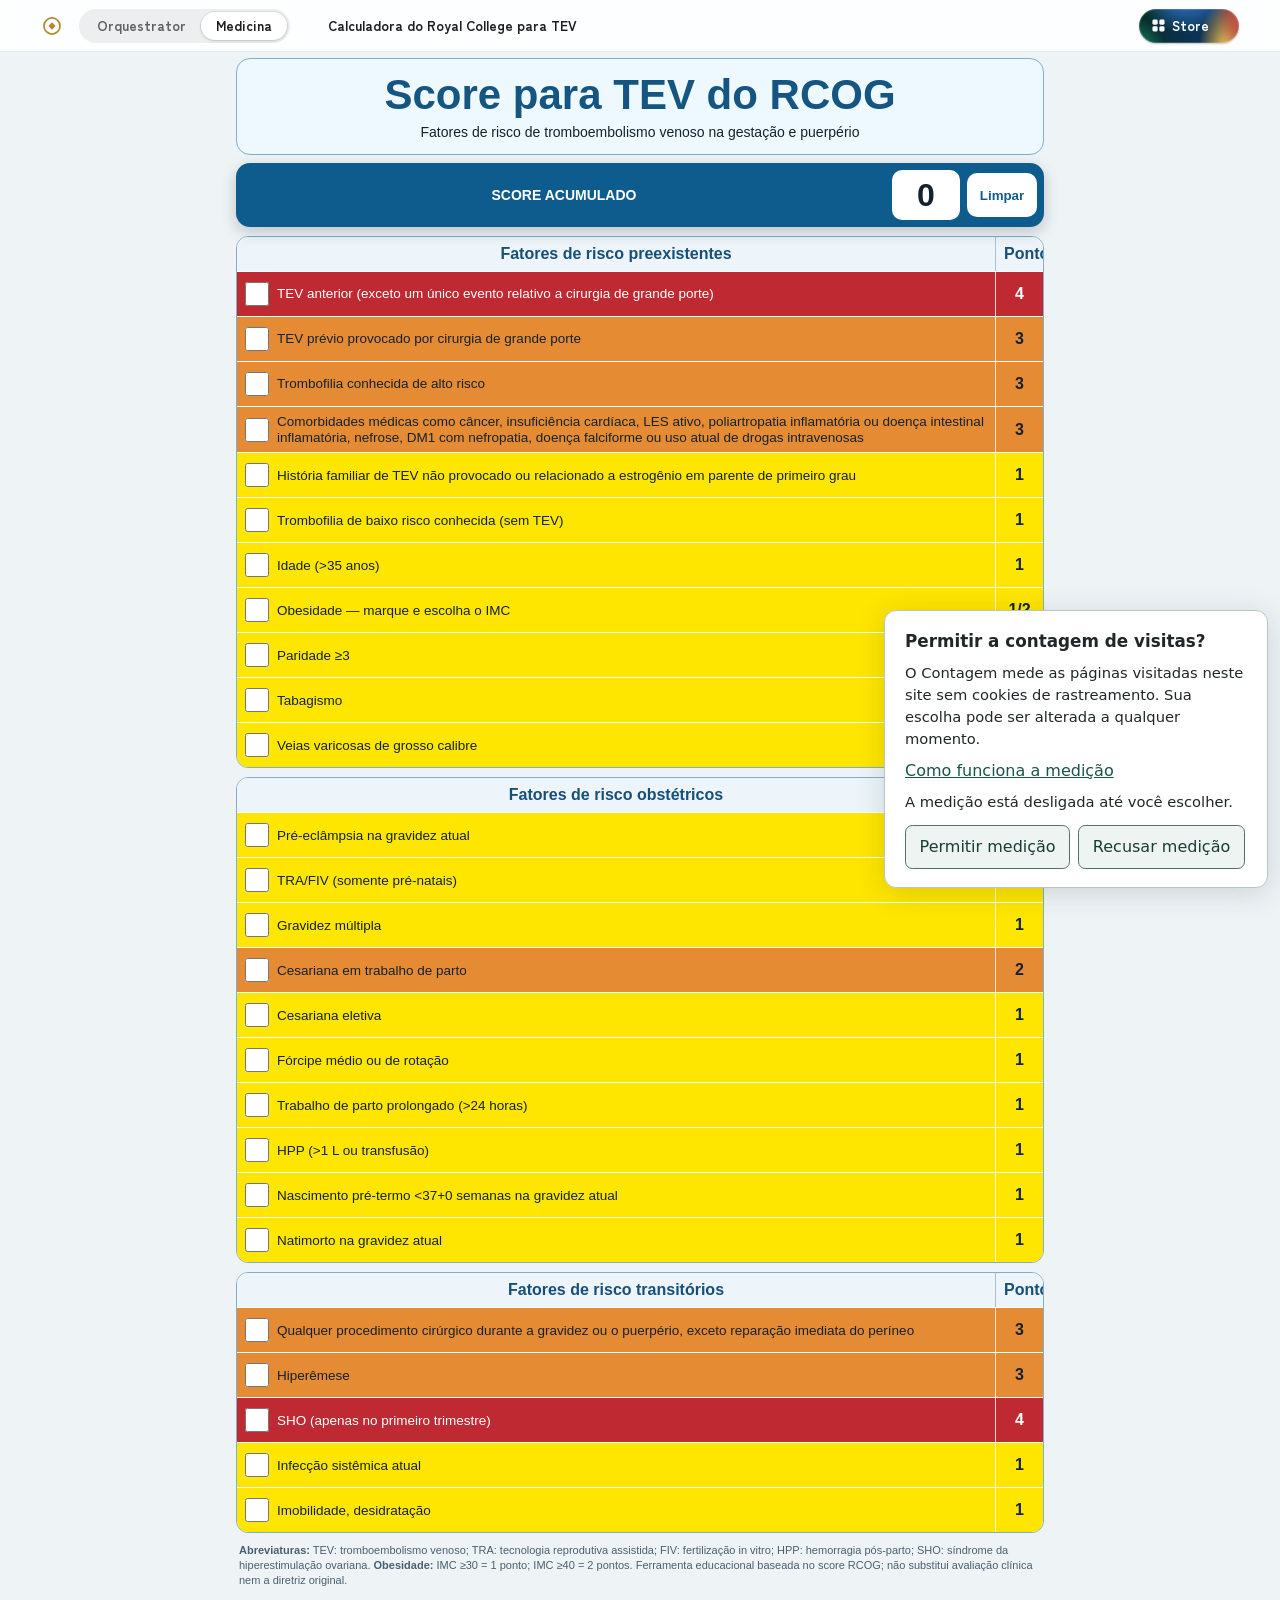
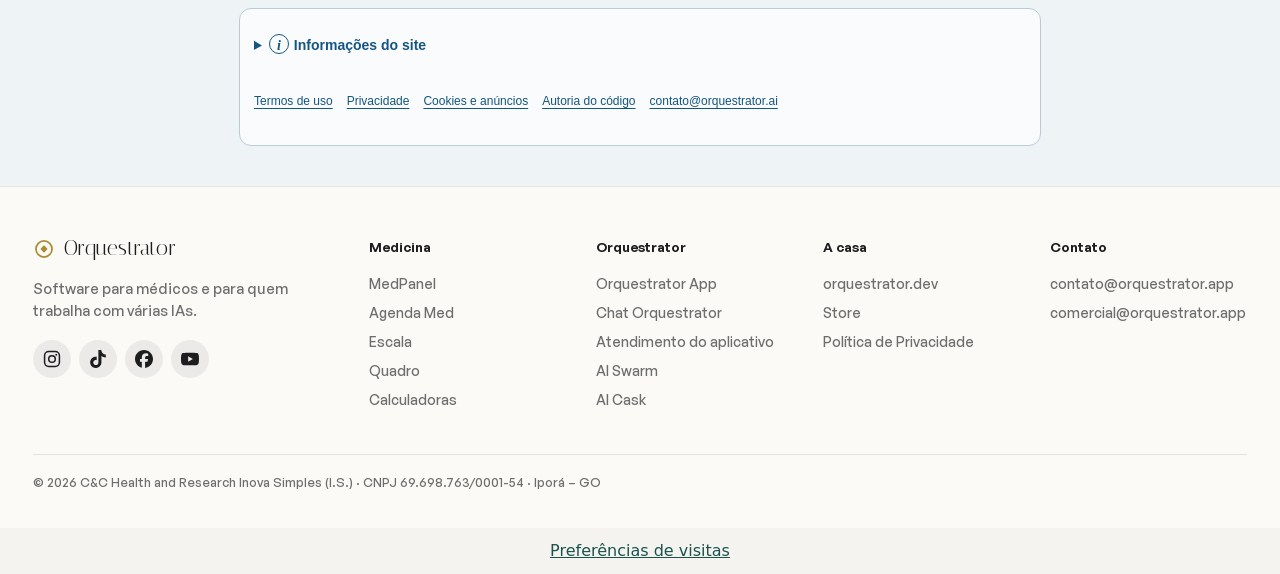
<file: index.html>
<!doctype html>
<html lang="pt-BR">
<head>
<meta charset="utf-8">
<meta name="viewport" content="width=device-width,initial-scale=1,viewport-fit=cover">
<meta name="theme-color" content="#7f004c">
<meta name="description" content="Calculadora educacional do score de risco para tromboembolismo venoso em obstetrícia baseada no RCOG.">
<meta name="author" content="Orquestrator">
<title>Score TEV RCOG — Calculadora</title>
<link rel="icon" type="image/svg+xml" href="icon.svg">
<link rel="apple-touch-icon" href="apple-touch-icon.png">
<link rel="manifest" href="site.webmanifest">
<link rel="stylesheet" href="casa/barra.css">
<link rel="stylesheet" href="casa/rodape.css">
<script defer src="casa/barra.js"></script>
<style>
*{box-sizing:border-box}html,body{margin:0;background:#eef3f6;color:#14222d;font-family:-apple-system,BlinkMacSystemFont,"Segoe UI",Roboto,Arial,sans-serif;-webkit-text-size-adjust:100%}body{overflow-x:hidden}.wrap{width:100%;max-width:820px;margin:auto;padding:6px 6px 40px}.hero{background:#eef8ff;border:1px solid #7faed0;border-radius:14px;padding:14px 8px;text-align:center}.hero h1{margin:0;color:#145582;font-size:clamp(24px,7vw,42px);line-height:1.05}.hero p{margin:7px 0 0;font-size:14px}.scorebar{position:sticky;top:max(6px,env(safe-area-inset-top));z-index:9;margin:8px 0;background:#0e5b8d;color:white;border-radius:14px;padding:7px;display:grid;grid-template-columns:minmax(0,1fr) 68px 70px;gap:7px;align-items:center;box-shadow:0 5px 16px #0003}.scorebar b{text-align:center;font-size:14px}.value{height:50px;background:white;color:#14222d;border-radius:10px;display:grid;place-items:center;font-size:32px;font-weight:900}.scorebar button{height:44px;border:0;border-radius:10px;background:white;color:#0e5b8d;font-weight:800}.section{margin-top:9px;border:1px solid #7faed0;border-radius:12px;overflow:hidden;background:white}.head{display:grid;grid-template-columns:minmax(0,1fr) 48px;background:#edf5fa;color:#164f79;font-weight:800;text-align:center}.head span{padding:8px}.head span+span{border-left:1px solid #aac1cf}.row{display:grid;grid-template-columns:40px minmax(0,1fr) 48px;min-height:45px;background:#ffe600;border-top:1px solid #fff;align-items:stretch}.row.red{background:#bf2931;color:white}.row.orange{background:#e58b33}.row input{width:24px;height:24px;margin:auto;accent-color:#0e5b8d}.txt{padding:7px 4px 7px 0;display:flex;align-items:center;font-size:13.5px;line-height:1.16;overflow-wrap:anywhere}.pts{display:grid;place-items:center;border-left:1px solid #ffffffcc;font-weight:900}.bmi{display:none;grid-template-columns:1fr 1fr;gap:6px;padding:7px;background:#fff8ba}.bmi.show{display:grid}.bmi button{padding:10px 5px;border:1px solid #8fb0c4;border-radius:9px;background:white;color:#145582;font-weight:800}.note{font-size:11px;line-height:1.35;color:#49606e;margin:10px 3px}@media(max-width:390px){.scorebar{grid-template-columns:minmax(0,1fr) 60px 64px}.scorebar b{font-size:12px}.row{grid-template-columns:38px minmax(0,1fr) 44px}.head{grid-template-columns:minmax(0,1fr) 44px}.txt{font-size:13px}}
.authorship{margin:20px 3px 0;padding:14px;border:1px solid #b9cbd7;border-radius:12px;background:#ffffffb3;color:#334e61;font-size:12px;line-height:1.5}.authorship p{margin:3px 0}.authorship a{color:#145582;text-underline-offset:3px}.authorship a:focus-visible,.site-information summary:focus-visible{outline:2px solid #145582;outline-offset:4px}.site-information{margin:0 0 12px}.site-information summary{display:list-item;min-height:44px;align-content:center;cursor:pointer;color:#145582;font-size:14px;font-weight:700}.info-icon{display:inline-grid;place-items:center;width:20px;height:20px;margin-right:5px;border:1px solid currentColor;border-radius:50%;font-family:Georgia,serif;font-style:italic}.site-information p{max-width:65ch;margin:0 0 10px}.policy-links{display:flex;flex-wrap:wrap;gap:0 14px;margin:8px 0}.policy-links a{display:inline-flex;align-items:center;min-height:44px}
</style>
<script defer data-contagem-preferencias data-estatica="1" data-estilo="/assets/contagem/escolhas-8204abf00325.css" src="/assets/contagem/escolhas-71f63cbb0ebc.js"></script><script defer src="/assets/contagem/visitas-4339c3b06d7d.js" data-contagem-coletor></script></head>
<body>
<!-- A barra e o rodapé da casa Orquestrator. GERADOS de orquestrator-site/scripts/casas-2/parada.mjs (26/11/2026): não editar à mão; a folha, o roteiro e as letras ficam em casa/. -->
<div class="c2-barra claro"><header class="barra solta" data-peca="barra" data-sem-memoria><a class="marca" href="https://orquestrator.ai/" aria-label="Orquestrator — página inicial"><svg viewBox="0 0 64 64" aria-hidden="true"><circle cx="32" cy="32" r="23.4" fill="none" stroke="currentColor" stroke-width="5"></circle><rect x="24.3" y="24.3" width="15.4" height="15.4" rx="2.4" transform="rotate(45 32 32)" fill="currentColor"></rect></svg></a><nav class="chave" aria-label="Os dois lados da casa" data-lado="medicina"><a href="https://orquestrator.ai/" data-lado="orquestrator"><span>Orquestrator</span></a><a href="https://orquestrator.ai/medicina/" data-lado="medicina" aria-current="true"><span>Medicina</span></a></nav><nav class="menu do-produto" aria-label="Nesta página"><span class="produto">Calculadora do Royal College para TEV</span></nav><div class="lado"><a class="loja-botao" href="https://orquestrator.ai/store/"><svg viewBox="0 0 14 14" fill="currentColor" aria-hidden="true"><rect x="0.5" y="0.5" width="5.6" height="5.6" rx="1.6"></rect><rect x="7.9" y="0.5" width="5.6" height="5.6" rx="1.6"></rect><rect x="0.5" y="7.9" width="5.6" height="5.6" rx="1.6"></rect><rect x="7.9" y="7.9" width="5.6" height="5.6" rx="1.6"></rect></svg>Store</a></div></header></div>
<main class="wrap">
<header class="hero"><h1>Score para TEV do RCOG</h1><p>Fatores de risco de tromboembolismo venoso na gestação e puerpério</p></header>
<div class="scorebar"><b>SCORE ACUMULADO</b><output class="value" id="total" aria-live="polite">0</output><button id="clear" type="button">Limpar</button></div>
<div id="app"></div>
<p class="note"><b>Abreviaturas:</b> TEV: tromboembolismo venoso; TRA: tecnologia reprodutiva assistida; FIV: fertilização in vitro; HPP: hemorragia pós-parto; SHO: síndrome da hiperestimulação ovariana. <b>Obesidade:</b> IMC ≥30 = 1 ponto; IMC ≥40 = 2 pontos. Ferramenta educacional baseada no score RCOG; não substitui avaliação clínica nem a diretriz original.</p>
<section class="authorship" aria-label="Informações do site, termos e políticas">
<details class="site-information">
<summary><span class="info-icon" aria-hidden="true">i</span>Informações do site</summary>
<p>O acesso atual é aberto e sem cadastro. A calculadora processa suas escolhas neste navegador e poderá receber anúncios identificados. Consulte os termos, a privacidade e as condições de publicidade abaixo.</p>
</details>
<nav class="policy-links" aria-label="Termos e políticas">
<a href="termos.html">Termos de uso</a>
<a href="privacidade.html">Privacidade</a>
<a href="anuncios.html">Cookies e anúncios</a>
<a href="autoria.html">Autoria do código</a>
<a href="mailto:contato@orquestrator.ai">contato@orquestrator.ai</a>
</nav>
</section>
</main>
<div class="c2-rodape"><footer class="rodape" data-peca="rodape">
  <div class="folha">
    <div class="colunas">
      <div class="quem">
        <a class="marca" href="https://orquestrator.ai/">
          <svg viewBox="0 0 64 64" aria-hidden="true"><circle cx="32" cy="32" r="23.4" fill="none" stroke="currentColor" stroke-width="5"/><rect x="24.3" y="24.3" width="15.4" height="15.4" rx="2.4" transform="rotate(45 32 32)" fill="currentColor"/></svg>
          Orquestrator
        </a>
        <p>Software para médicos e para quem trabalha com várias IAs.</p>
        <ul class="redes" aria-label="Redes sociais">
          <li><a href="https://www.instagram.com/orquestrator/" aria-label="Instagram"><svg viewBox="0 0 24 24" fill="currentColor" aria-hidden="true"><rect x="2.1" y="2.1" width="19.8" height="19.8" rx="5.5" fill="none" stroke="currentColor" stroke-width="2"/><circle cx="12" cy="12" r="4.4" fill="none" stroke="currentColor" stroke-width="2"/><circle cx="17.7" cy="6.3" r="1.25"/></svg></a></li>
          <li><a aria-label="TikTok"><svg viewBox="0 0 24 24" fill="currentColor" aria-hidden="true"><path d="M12.525.02c1.31-.02 2.61-.01 3.91-.02.08 1.53.63 3.09 1.75 4.17 1.12 1.11 2.7 1.62 4.24 1.79v4.03c-1.44-.05-2.89-.35-4.2-.97-.57-.26-1.1-.59-1.62-.93-.01 2.92.01 5.84-.02 8.75-.08 1.4-.54 2.79-1.35 3.94-1.31 1.92-3.58 3.17-5.91 3.21-1.43.08-2.86-.31-4.08-1.03-2.02-1.19-3.44-3.37-3.65-5.71-.02-.5-.03-1-.01-1.49.18-1.9 1.12-3.72 2.58-4.96 1.66-1.44 3.98-2.13 6.15-1.72.02 1.48-.04 2.96-.04 4.44-.99-.32-2.15-.23-3.02.37-.63.41-1.11 1.04-1.36 1.75-.21.51-.15 1.07-.14 1.61.24 1.64 1.82 3.02 3.5 2.87 1.12-.01 2.19-.66 2.77-1.61.19-.33.4-.67.41-1.06.1-1.79.06-3.57.07-5.36.01-4.03-.01-8.05.02-12.07z"/></svg></a></li>
          <li><a aria-label="Facebook"><svg viewBox="0 0 24 24" fill="currentColor" aria-hidden="true"><path d="M9.101 23.691v-7.98H6.627v-3.667h2.474v-1.58c0-4.085 1.848-5.978 5.858-5.978.401 0 .955.042 1.468.103a8.68 8.68 0 0 1 1.141.195v3.325a8.623 8.623 0 0 0-.653-.036 26.805 26.805 0 0 0-.733-.009c-.707 0-1.259.096-1.675.309a1.686 1.686 0 0 0-.679.622c-.258.42-.374.995-.374 1.752v1.297h3.919l-.386 2.103-.287 1.564h-3.246v8.245C19.396 23.238 24 18.179 24 12.044c0-6.627-5.373-12-12-12s-12 5.373-12 12c0 5.628 3.874 10.35 9.101 11.647Z"/></svg></a></li>
          <li><a aria-label="YouTube"><svg viewBox="0 0 24 24" fill="currentColor" aria-hidden="true"><path d="M23.498 6.186a3.016 3.016 0 0 0-2.122-2.136C19.505 3.545 12 3.545 12 3.545s-7.505 0-9.377.505A3.017 3.017 0 0 0 .502 6.186C0 8.07 0 12 0 12s0 3.93.502 5.814a3.016 3.016 0 0 0 2.122 2.136c1.871.505 9.376.505 9.376.505s7.505 0 9.377-.505a3.015 3.015 0 0 0 2.122-2.136C24 15.93 24 12 24 12s0-3.93-.502-5.814zM9.545 15.568V8.432L15.818 12l-6.273 3.568z"/></svg></a></li>
        </ul>
      </div>
      <nav aria-label="Medicina"><h3>Medicina</h3><a href="https://medpanel.orquestrator.ai/">MedPanel</a><a href="https://orquestrator.ai/encontro/">Agenda Med</a><a href="https://orquestrator.ai/escala/">Escala</a><a href="https://orquestrator.ai/quadro/">Quadro</a><a href="https://orquestrator.ai/calculadoras/">Calculadoras</a></nav>
      <nav aria-label="Orquestrator"><h3>Orquestrator</h3><a href="https://orquestrator.app/">Orquestrator App</a><a href="https://orquestrator.app/chat/">Chat Orquestrator</a><a href="https://orquestrator.app/atendimento/">Atendimento do aplicativo</a><a href="https://orquestrator.app/orquestrator-app/enxame/">AI Swarm</a><a href="https://orquestrator.ai/ai-cask/">AI Cask</a></nav>
      <nav aria-label="A casa"><h3>A casa</h3><a href="https://orquestrator.ai/dev/">orquestrator.dev</a><a href="https://orquestrator.ai/store/">Store</a><a href="https://orquestrator.ai/privacidade/">Política de Privacidade</a></nav>
      <nav aria-label="Contato"><h3>Contato</h3><a href="mailto:contato@orquestrator.app">contato@orquestrator.app</a><a href="mailto:comercial@orquestrator.app">comercial@orquestrator.app</a></nav>
    </div>
    <p class="legal">© 2026 C&amp;C Health and Research Inova Simples (I.S.) · CNPJ 69.698.763/0001-54 · Iporá – GO</p>
  </div>
</footer></div>
<script>
const sections=[
['Fatores de risco preexistentes',[[4,'TEV anterior (exceto um único evento relativo a cirurgia de grande porte)','red'],[3,'TEV prévio provocado por cirurgia de grande porte','orange'],[3,'Trombofilia conhecida de alto risco','orange'],[3,'Comorbidades médicas como câncer, insuficiência cardíaca, LES ativo, poliartropatia inflamatória ou doença intestinal inflamatória, nefrose, DM1 com nefropatia, doença falciforme ou uso atual de drogas intravenosas','orange'],[1,'História familiar de TEV não provocado ou relacionado a estrogênio em parente de primeiro grau'],[1,'Trombofilia de baixo risco conhecida (sem TEV)'],[1,'Idade (>35 anos)'],['bmi','Obesidade'],[1,'Paridade ≥3'],[1,'Tabagismo'],[1,'Veias varicosas de grosso calibre']]],
['Fatores de risco obstétricos',[[1,'Pré-eclâmpsia na gravidez atual'],[1,'TRA/FIV (somente pré-natais)'],[1,'Gravidez múltipla'],[2,'Cesariana em trabalho de parto','orange'],[1,'Cesariana eletiva'],[1,'Fórcipe médio ou de rotação'],[1,'Trabalho de parto prolongado (>24 horas)'],[1,'HPP (>1 L ou transfusão)'],[1,'Nascimento pré-termo <37+0 semanas na gravidez atual'],[1,'Natimorto na gravidez atual']]],
['Fatores de risco transitórios',[[3,'Qualquer procedimento cirúrgico durante a gravidez ou o puerpério, exceto reparação imediata do períneo','orange'],[3,'Hiperêmese','orange'],[4,'SHO (apenas no primeiro trimestre)','red'],[1,'Infecção sistêmica atual'],[1,'Imobilidade, desidratação']]]
];
const app=document.getElementById('app');
sections.forEach(s=>{const sec=document.createElement('section');sec.className='section';sec.innerHTML='<div class="head"><span>'+s[0]+'</span><span>Pontos</span></div>';s[1].forEach(x=>{const row=document.createElement('label');row.className='row '+(x[2]||'');if(x[0]==='bmi'){row.innerHTML='<input class="score" type="checkbox" data-points="0" id="obesity"><span class="txt">Obesidade — marque e escolha o IMC</span><span class="pts" id="bmiPts">1/2</span>';sec.appendChild(row);const b=document.createElement('div');b.className='bmi';b.id='bmi';b.innerHTML='<button type="button" data-bmi="1">IMC 30–39,9 → +1</button><button type="button" data-bmi="2">IMC ≥40 → +2</button>';sec.appendChild(b)}else{row.innerHTML='<input class="score" type="checkbox" data-points="'+x[0]+'"><span class="txt">'+x[1]+'</span><span class="pts">'+x[0]+'</span>';sec.appendChild(row)}});app.appendChild(sec)});
const total=document.getElementById('total');
function calc(){let n=0;document.querySelectorAll('.score:checked').forEach(c=>n+=Number(c.dataset.points));total.textContent=String(n)}
document.addEventListener('change',e=>{if(e.target.id==='obesity'){const b=document.getElementById('bmi');if(e.target.checked&&Number(e.target.dataset.points)===0)b.classList.add('show');else{if(!e.target.checked){e.target.dataset.points='0';document.getElementById('bmiPts').textContent='1/2';b.classList.remove('show')}calc()}}else if(e.target.classList.contains('score'))calc()});
document.addEventListener('click',e=>{if(e.target.dataset.bmi){const o=document.getElementById('obesity'),p=Number(e.target.dataset.bmi);o.checked=true;o.dataset.points=String(p);document.getElementById('bmiPts').textContent=String(p);document.getElementById('bmi').classList.remove('show');calc()}});
document.getElementById('clear').addEventListener('click',()=>{document.querySelectorAll('.score').forEach(c=>c.checked=false);const o=document.getElementById('obesity');o.dataset.points='0';document.getElementById('bmiPts').textContent='1/2';document.getElementById('bmi').classList.remove('show');calc()});
calc();
</script>
</body>
</html>
</file>
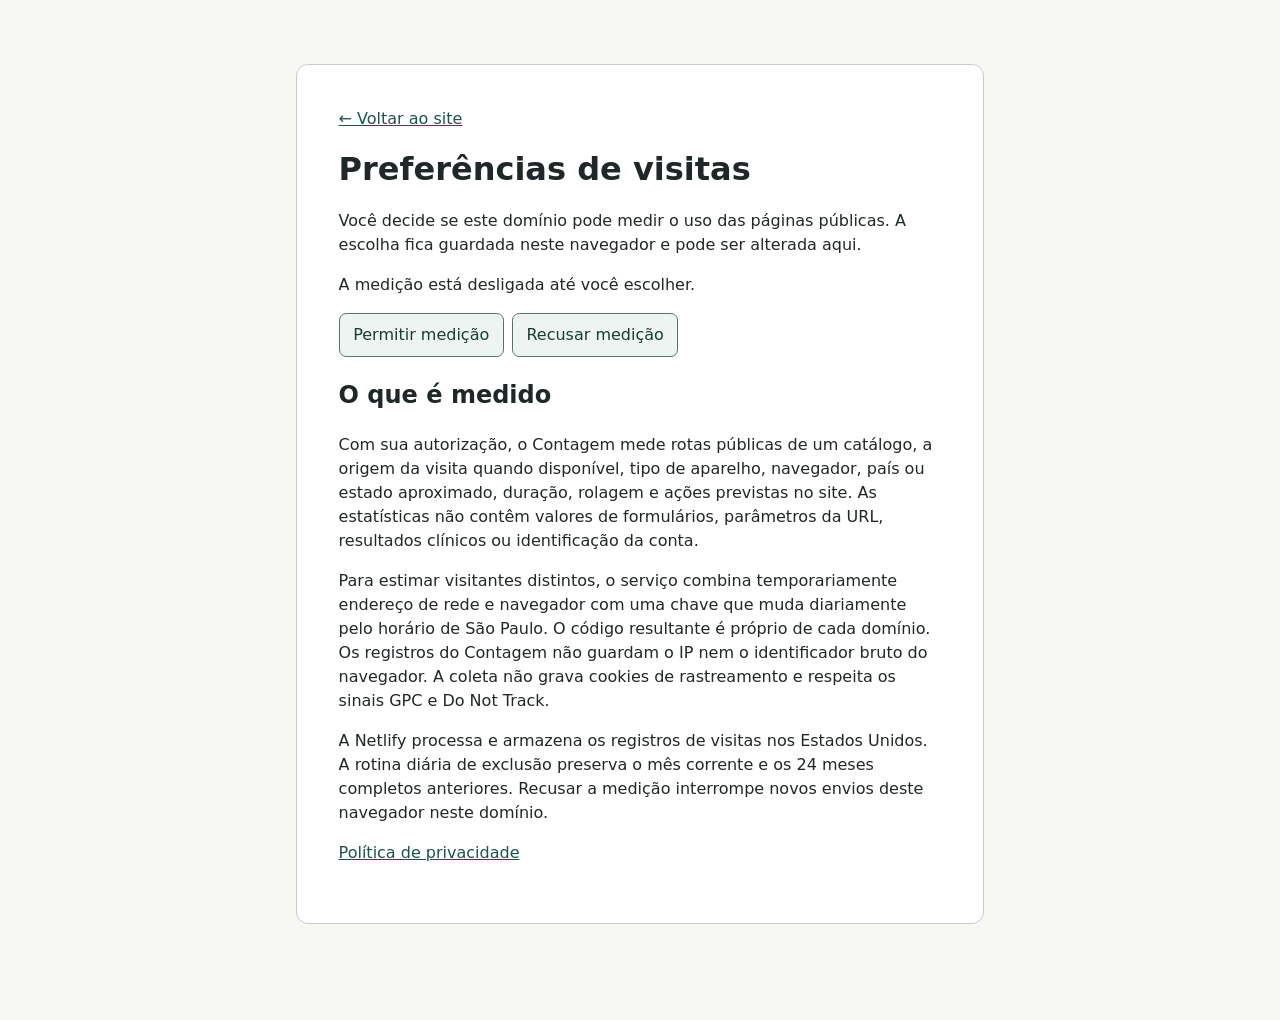
<file: preferencias-de-visitas/index.html>
<!doctype html>
<html lang="pt-BR">
<head><meta charset="utf-8"><meta name="viewport" content="width=device-width,initial-scale=1"><meta name="robots" content="noindex,follow"><title>Preferências de visitas · Orquestrator</title>
<link rel="stylesheet" href="/assets/contagem/escolhas-8204abf00325.css"><script defer src="/assets/contagem/escolhas-71f63cbb0ebc.js"></script></head>
<body class="preferencias"><main>
<a href="/">← Voltar ao site</a>
<h1>Preferências de visitas</h1>
<p>Você decide se este domínio pode medir o uso das páginas públicas. A escolha fica guardada neste navegador e pode ser alterada aqui.</p>
<section id="escolha-contagem" aria-label="Sua escolha"></section>
<noscript>O JavaScript está desativado. A medição de visitas está desligada.</noscript>
<h2>O que é medido</h2>
<p>Com sua autorização, o Contagem mede rotas públicas de um catálogo, a origem da visita quando disponível, tipo de aparelho, navegador, país ou estado aproximado, duração, rolagem e ações previstas no site. As estatísticas não contêm valores de formulários, parâmetros da URL, resultados clínicos ou identificação da conta.</p><p>Para estimar visitantes distintos, o serviço combina temporariamente endereço de rede e navegador com uma chave que muda diariamente pelo horário de São Paulo. O código resultante é próprio de cada domínio. Os registros do Contagem não guardam o IP nem o identificador bruto do navegador. A coleta não grava cookies de rastreamento e respeita os sinais GPC e Do Not Track.</p><p>A Netlify processa e armazena os registros de visitas nos Estados Unidos. A rotina diária de exclusão preserva o mês corrente e os 24 meses completos anteriores. Recusar a medição interrompe novos envios deste navegador neste domínio.</p>
<p><a href="/privacidade.html">Política de privacidade</a></p>
</main></body></html>
</file>
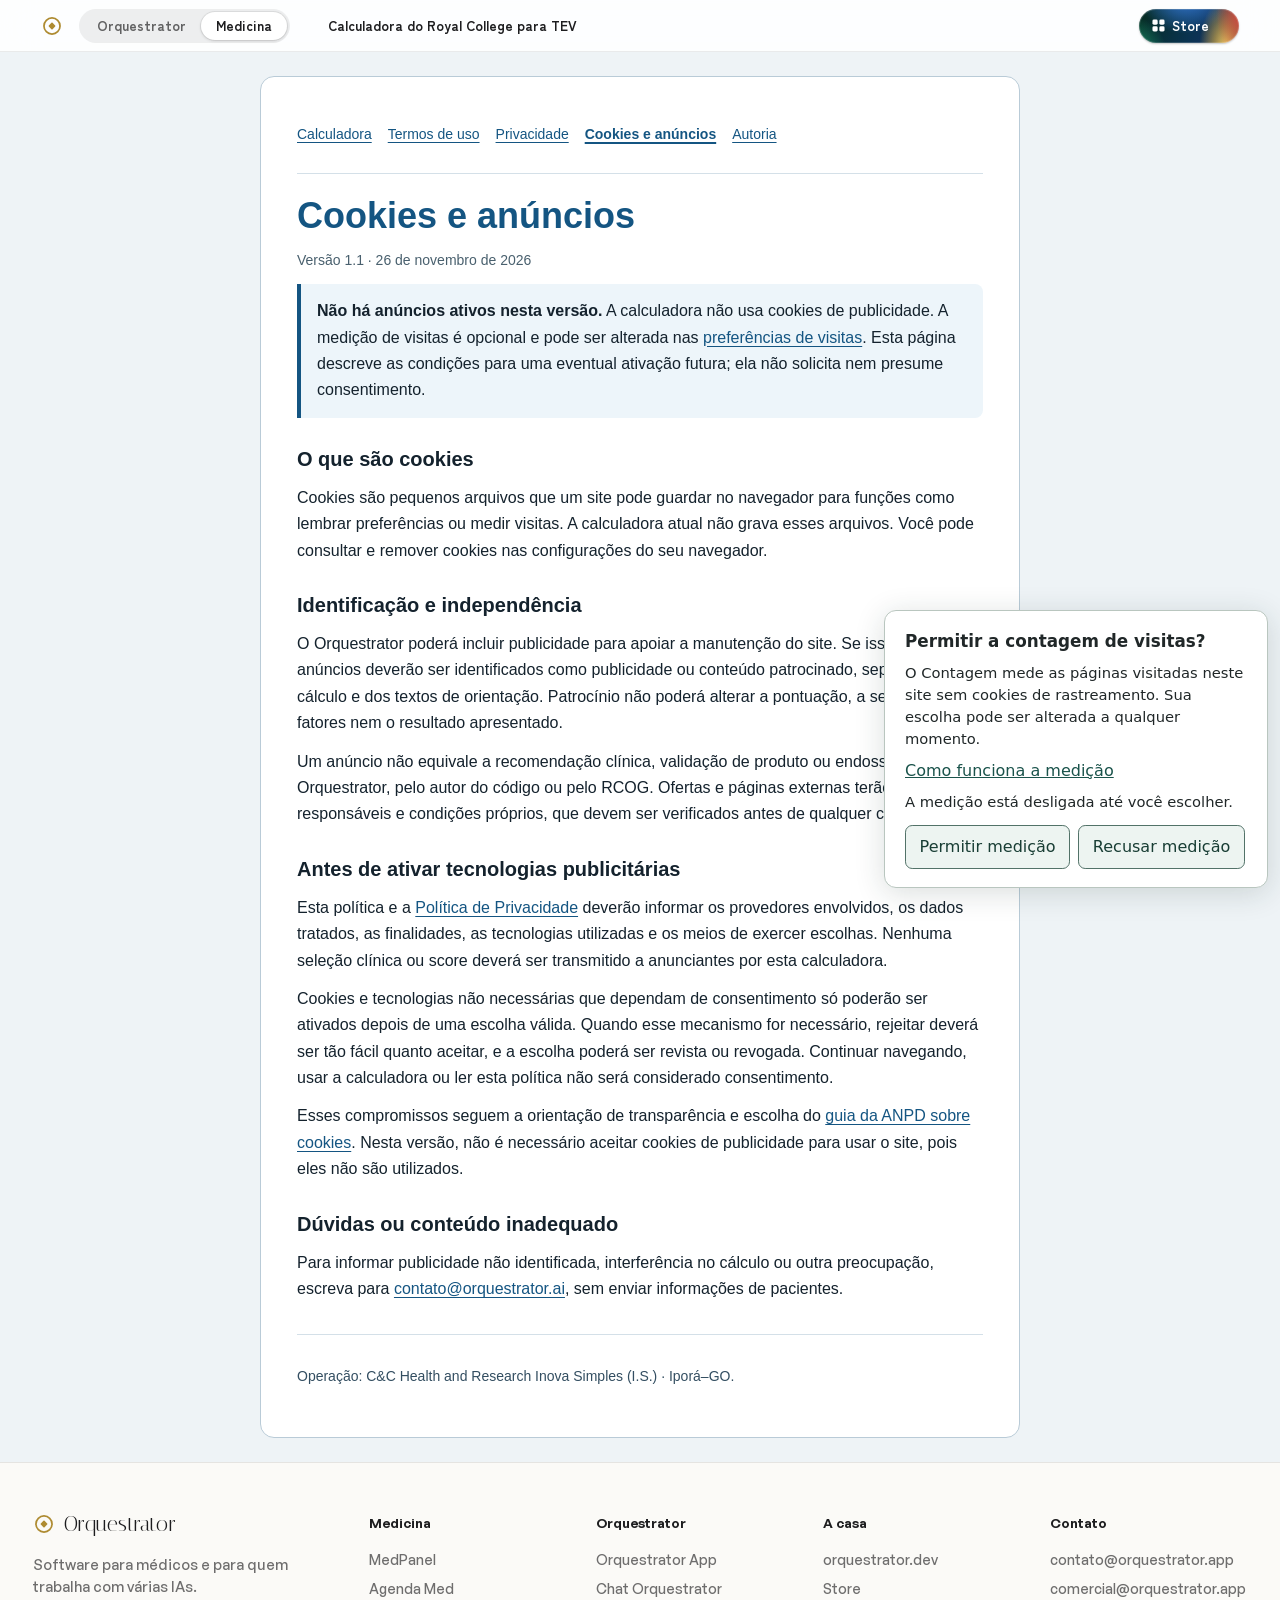
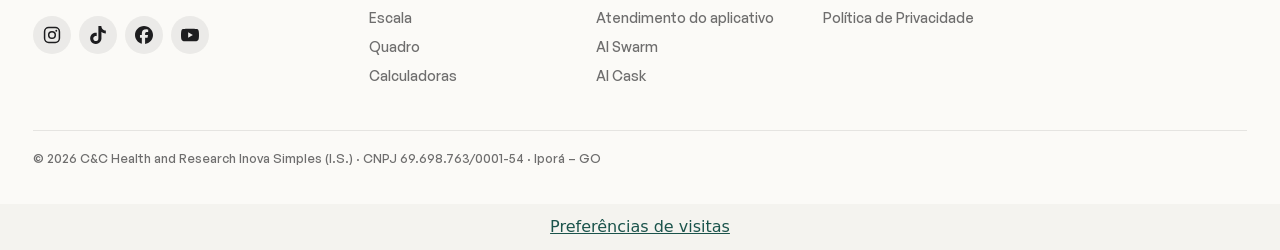
<file: anuncios.html>
<!doctype html>
<html lang="pt-BR">
<head>
<meta charset="utf-8">
<meta name="viewport" content="width=device-width,initial-scale=1,viewport-fit=cover">
<meta name="author" content="Orquestrator">
<meta name="description" content="Estado atual e condições para eventual publicidade futura na calculadora TEV RCOG.">
<meta name="theme-color" content="#7f004c">
<title>Cookies e anúncios — Calculadora TEV RCOG</title>
<link rel="icon" type="image/svg+xml" href="icon.svg">
<link rel="stylesheet" href="casa/barra.css">
<link rel="stylesheet" href="casa/rodape.css">
<script defer src="casa/barra.js"></script>
<link rel="stylesheet" href="politicas.css">
<script defer data-contagem-preferencias data-estatica="1" data-estilo="/assets/contagem/escolhas-8204abf00325.css" src="/assets/contagem/escolhas-71f63cbb0ebc.js"></script><script defer src="/assets/contagem/visitas-4339c3b06d7d.js" data-contagem-coletor></script></head>
<body>
<a class="skip-link" href="#conteudo">Ir para o conteúdo</a>
<!-- A barra e o rodapé da casa Orquestrator. GERADOS de orquestrator-site/scripts/casas-2/parada.mjs (26/11/2026): não editar à mão; a folha, o roteiro e as letras ficam em casa/. -->
<div class="c2-barra claro"><header class="barra" data-peca="barra" data-sem-memoria><a class="marca" href="https://orquestrator.ai/" aria-label="Orquestrator — página inicial"><svg viewBox="0 0 64 64" aria-hidden="true"><circle cx="32" cy="32" r="23.4" fill="none" stroke="currentColor" stroke-width="5"></circle><rect x="24.3" y="24.3" width="15.4" height="15.4" rx="2.4" transform="rotate(45 32 32)" fill="currentColor"></rect></svg></a><nav class="chave" aria-label="Os dois lados da casa" data-lado="medicina"><a href="https://orquestrator.ai/" data-lado="orquestrator"><span>Orquestrator</span></a><a href="https://orquestrator.ai/medicina/" data-lado="medicina" aria-current="true"><span>Medicina</span></a></nav><nav class="menu do-produto" aria-label="Nesta página"><span class="produto">Calculadora do Royal College para TEV</span></nav><div class="lado"><a class="loja-botao" href="https://orquestrator.ai/store/"><svg viewBox="0 0 14 14" fill="currentColor" aria-hidden="true"><rect x="0.5" y="0.5" width="5.6" height="5.6" rx="1.6"></rect><rect x="7.9" y="0.5" width="5.6" height="5.6" rx="1.6"></rect><rect x="0.5" y="7.9" width="5.6" height="5.6" rx="1.6"></rect><rect x="7.9" y="7.9" width="5.6" height="5.6" rx="1.6"></rect></svg>Store</a></div></header></div>
<main class="policy" id="conteudo">
<nav class="policy-nav" aria-label="Calculadora e políticas">
<a href="./">Calculadora</a><a href="termos.html">Termos de uso</a><a href="privacidade.html">Privacidade</a><a href="anuncios.html" aria-current="page">Cookies e anúncios</a><a href="autoria.html">Autoria</a>
</nav>
<h1>Cookies e anúncios</h1>
<p class="version">Versão 1.1 · 26 de novembro de 2026</p>
<p class="notice"><strong>Não há anúncios ativos nesta versão.</strong> A calculadora não usa cookies de publicidade. A medição de visitas é opcional e pode ser alterada nas <a href="/preferencias-de-visitas/">preferências de visitas</a>. Esta página descreve as condições para uma eventual ativação futura; ela não solicita nem presume consentimento.</p>
<h2>O que são cookies</h2>
<p>Cookies são pequenos arquivos que um site pode guardar no navegador para funções como lembrar preferências ou medir visitas. A calculadora atual não grava esses arquivos. Você pode consultar e remover cookies nas configurações do seu navegador.</p>
<h2>Identificação e independência</h2>
<p>O Orquestrator poderá incluir publicidade para apoiar a manutenção do site. Se isso ocorrer, anúncios deverão ser identificados como publicidade ou conteúdo patrocinado, separados do cálculo e dos textos de orientação. Patrocínio não poderá alterar a pontuação, a seleção dos fatores nem o resultado apresentado.</p>
<p>Um anúncio não equivale a recomendação clínica, validação de produto ou endosso pelo Orquestrator, pelo autor do código ou pelo RCOG. Ofertas e páginas externas terão responsáveis e condições próprios, que devem ser verificados antes de qualquer contratação.</p>
<h2>Antes de ativar tecnologias publicitárias</h2>
<p>Esta política e a <a href="privacidade.html">Política de Privacidade</a> deverão informar os provedores envolvidos, os dados tratados, as finalidades, as tecnologias utilizadas e os meios de exercer escolhas. Nenhuma seleção clínica ou score deverá ser transmitido a anunciantes por esta calculadora.</p>
<p>Cookies e tecnologias não necessárias que dependam de consentimento só poderão ser ativados depois de uma escolha válida. Quando esse mecanismo for necessário, rejeitar deverá ser tão fácil quanto aceitar, e a escolha poderá ser revista ou revogada. Continuar navegando, usar a calculadora ou ler esta política não será considerado consentimento.</p>
<p>Esses compromissos seguem a orientação de transparência e escolha do <a href="https://www.gov.br/anpd/pt-br/centrais-de-conteudo/materiais-educativos-e-publicacoes/guia_orientativo_cookies_e_protecao_de_dados_pessoais">guia da ANPD sobre cookies</a>. Nesta versão, não é necessário aceitar cookies de publicidade para usar o site, pois eles não são utilizados.</p>
<h2>Dúvidas ou conteúdo inadequado</h2>
<p>Para informar publicidade não identificada, interferência no cálculo ou outra preocupação, escreva para <a href="mailto:contato@orquestrator.ai">contato@orquestrator.ai</a>, sem enviar informações de pacientes.</p>
<footer class="policy-footer"><p>Operação: C&amp;C Health and Research Inova Simples (I.S.) · Iporá–GO.</p></footer>
</main>
<div class="c2-rodape"><footer class="rodape" data-peca="rodape">
  <div class="folha">
    <div class="colunas">
      <div class="quem">
        <a class="marca" href="https://orquestrator.ai/">
          <svg viewBox="0 0 64 64" aria-hidden="true"><circle cx="32" cy="32" r="23.4" fill="none" stroke="currentColor" stroke-width="5"/><rect x="24.3" y="24.3" width="15.4" height="15.4" rx="2.4" transform="rotate(45 32 32)" fill="currentColor"/></svg>
          Orquestrator
        </a>
        <p>Software para médicos e para quem trabalha com várias IAs.</p>
        <ul class="redes" aria-label="Redes sociais">
          <li><a href="https://www.instagram.com/orquestrator/" aria-label="Instagram"><svg viewBox="0 0 24 24" fill="currentColor" aria-hidden="true"><rect x="2.1" y="2.1" width="19.8" height="19.8" rx="5.5" fill="none" stroke="currentColor" stroke-width="2"/><circle cx="12" cy="12" r="4.4" fill="none" stroke="currentColor" stroke-width="2"/><circle cx="17.7" cy="6.3" r="1.25"/></svg></a></li>
          <li><a aria-label="TikTok"><svg viewBox="0 0 24 24" fill="currentColor" aria-hidden="true"><path d="M12.525.02c1.31-.02 2.61-.01 3.91-.02.08 1.53.63 3.09 1.75 4.17 1.12 1.11 2.7 1.62 4.24 1.79v4.03c-1.44-.05-2.89-.35-4.2-.97-.57-.26-1.1-.59-1.62-.93-.01 2.92.01 5.84-.02 8.75-.08 1.4-.54 2.79-1.35 3.94-1.31 1.92-3.58 3.17-5.91 3.21-1.43.08-2.86-.31-4.08-1.03-2.02-1.19-3.44-3.37-3.65-5.71-.02-.5-.03-1-.01-1.49.18-1.9 1.12-3.72 2.58-4.96 1.66-1.44 3.98-2.13 6.15-1.72.02 1.48-.04 2.96-.04 4.44-.99-.32-2.15-.23-3.02.37-.63.41-1.11 1.04-1.36 1.75-.21.51-.15 1.07-.14 1.61.24 1.64 1.82 3.02 3.5 2.87 1.12-.01 2.19-.66 2.77-1.61.19-.33.4-.67.41-1.06.1-1.79.06-3.57.07-5.36.01-4.03-.01-8.05.02-12.07z"/></svg></a></li>
          <li><a aria-label="Facebook"><svg viewBox="0 0 24 24" fill="currentColor" aria-hidden="true"><path d="M9.101 23.691v-7.98H6.627v-3.667h2.474v-1.58c0-4.085 1.848-5.978 5.858-5.978.401 0 .955.042 1.468.103a8.68 8.68 0 0 1 1.141.195v3.325a8.623 8.623 0 0 0-.653-.036 26.805 26.805 0 0 0-.733-.009c-.707 0-1.259.096-1.675.309a1.686 1.686 0 0 0-.679.622c-.258.42-.374.995-.374 1.752v1.297h3.919l-.386 2.103-.287 1.564h-3.246v8.245C19.396 23.238 24 18.179 24 12.044c0-6.627-5.373-12-12-12s-12 5.373-12 12c0 5.628 3.874 10.35 9.101 11.647Z"/></svg></a></li>
          <li><a aria-label="YouTube"><svg viewBox="0 0 24 24" fill="currentColor" aria-hidden="true"><path d="M23.498 6.186a3.016 3.016 0 0 0-2.122-2.136C19.505 3.545 12 3.545 12 3.545s-7.505 0-9.377.505A3.017 3.017 0 0 0 .502 6.186C0 8.07 0 12 0 12s0 3.93.502 5.814a3.016 3.016 0 0 0 2.122 2.136c1.871.505 9.376.505 9.376.505s7.505 0 9.377-.505a3.015 3.015 0 0 0 2.122-2.136C24 15.93 24 12 24 12s0-3.93-.502-5.814zM9.545 15.568V8.432L15.818 12l-6.273 3.568z"/></svg></a></li>
        </ul>
      </div>
      <nav aria-label="Medicina"><h3>Medicina</h3><a href="https://medpanel.orquestrator.ai/">MedPanel</a><a href="https://orquestrator.ai/encontro/">Agenda Med</a><a href="https://orquestrator.ai/escala/">Escala</a><a href="https://orquestrator.ai/quadro/">Quadro</a><a href="https://orquestrator.ai/calculadoras/">Calculadoras</a></nav>
      <nav aria-label="Orquestrator"><h3>Orquestrator</h3><a href="https://orquestrator.app/">Orquestrator App</a><a href="https://orquestrator.app/chat/">Chat Orquestrator</a><a href="https://orquestrator.app/atendimento/">Atendimento do aplicativo</a><a href="https://orquestrator.app/orquestrator-app/enxame/">AI Swarm</a><a href="https://orquestrator.ai/ai-cask/">AI Cask</a></nav>
      <nav aria-label="A casa"><h3>A casa</h3><a href="https://orquestrator.ai/dev/">orquestrator.dev</a><a href="https://orquestrator.ai/store/">Store</a><a href="https://orquestrator.ai/privacidade/">Política de Privacidade</a></nav>
      <nav aria-label="Contato"><h3>Contato</h3><a href="mailto:contato@orquestrator.app">contato@orquestrator.app</a><a href="mailto:comercial@orquestrator.app">comercial@orquestrator.app</a></nav>
    </div>
    <p class="legal">© 2026 C&amp;C Health and Research Inova Simples (I.S.) · CNPJ 69.698.763/0001-54 · Iporá – GO</p>
  </div>
</footer></div>
</body>
</html>
</file>
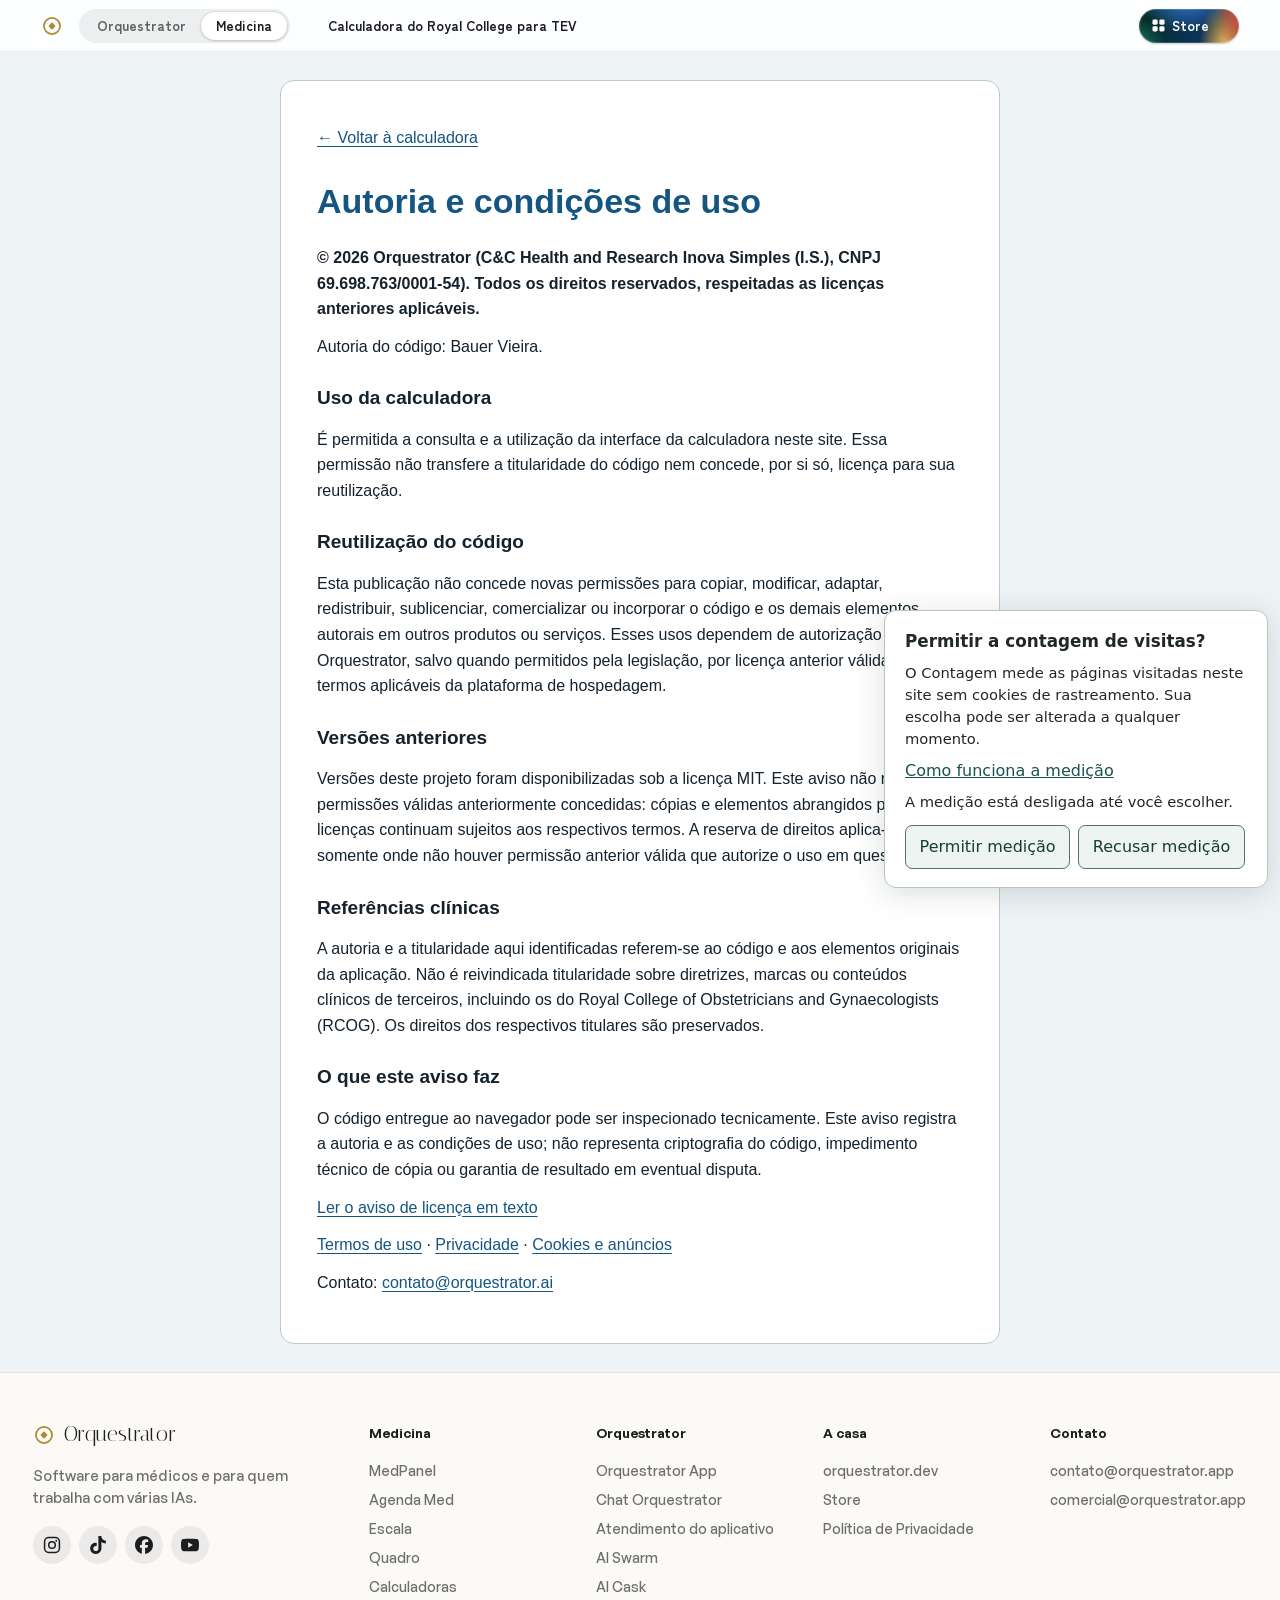
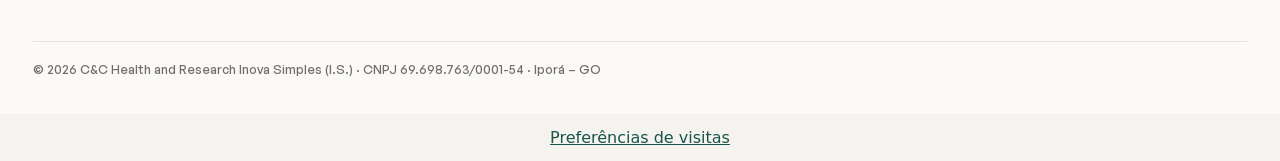
<file: autoria.html>
<!doctype html>
<html lang="pt-BR">
<head>
<meta charset="utf-8">
<meta name="viewport" content="width=device-width,initial-scale=1,viewport-fit=cover">
<meta name="author" content="Orquestrator">
<meta name="description" content="Autoria e condições de uso do código da calculadora Score TEV RCOG, do Orquestrator.">
<meta name="theme-color" content="#7f004c">
<title>Autoria e condições de uso — Score TEV RCOG</title>
<link rel="icon" type="image/svg+xml" href="icon.svg">
<link rel="stylesheet" href="casa/barra.css">
<link rel="stylesheet" href="casa/rodape.css">
<script defer src="casa/barra.js"></script>
<style>
*{box-sizing:border-box}body{margin:0;background:#eef3f6;color:#14222d;font-family:-apple-system,BlinkMacSystemFont,"Segoe UI",Roboto,Arial,sans-serif;line-height:1.6}main{width:min(100% - 32px,720px);margin:28px auto;padding:clamp(20px,4vw,36px);background:#fff;border:1px solid #b9cbd7;border-radius:14px}h1{color:#145582;font-size:clamp(25px,6vw,34px);line-height:1.2}h2{margin-top:26px;font-size:19px;line-height:1.35}p{margin:12px 0}a{color:#145582;text-underline-offset:3px;overflow-wrap:anywhere}a:focus-visible{outline:2px solid #145582;outline-offset:4px}.back{display:inline-block;padding:8px 0}.copyright{font-weight:700}
</style>
<script defer data-contagem-preferencias data-estatica="1" data-estilo="/assets/contagem/escolhas-8204abf00325.css" src="/assets/contagem/escolhas-71f63cbb0ebc.js"></script><script defer src="/assets/contagem/visitas-4339c3b06d7d.js" data-contagem-coletor></script></head>
<body>
<!-- A barra e o rodapé da casa Orquestrator. GERADOS de orquestrator-site/scripts/casas-2/parada.mjs (26/11/2026): não editar à mão; a folha, o roteiro e as letras ficam em casa/. -->
<div class="c2-barra claro"><header class="barra" data-peca="barra" data-sem-memoria><a class="marca" href="https://orquestrator.ai/" aria-label="Orquestrator — página inicial"><svg viewBox="0 0 64 64" aria-hidden="true"><circle cx="32" cy="32" r="23.4" fill="none" stroke="currentColor" stroke-width="5"></circle><rect x="24.3" y="24.3" width="15.4" height="15.4" rx="2.4" transform="rotate(45 32 32)" fill="currentColor"></rect></svg></a><nav class="chave" aria-label="Os dois lados da casa" data-lado="medicina"><a href="https://orquestrator.ai/" data-lado="orquestrator"><span>Orquestrator</span></a><a href="https://orquestrator.ai/medicina/" data-lado="medicina" aria-current="true"><span>Medicina</span></a></nav><nav class="menu do-produto" aria-label="Nesta página"><span class="produto">Calculadora do Royal College para TEV</span></nav><div class="lado"><a class="loja-botao" href="https://orquestrator.ai/store/"><svg viewBox="0 0 14 14" fill="currentColor" aria-hidden="true"><rect x="0.5" y="0.5" width="5.6" height="5.6" rx="1.6"></rect><rect x="7.9" y="0.5" width="5.6" height="5.6" rx="1.6"></rect><rect x="0.5" y="7.9" width="5.6" height="5.6" rx="1.6"></rect><rect x="7.9" y="7.9" width="5.6" height="5.6" rx="1.6"></rect></svg>Store</a></div></header></div>
<main>
<a class="back" href="./">← Voltar à calculadora</a>
<h1>Autoria e condições de uso</h1>
<p class="copyright">© 2026 Orquestrator (C&amp;C Health and Research Inova Simples (I.S.), CNPJ 69.698.763/0001-54). Todos os direitos reservados, respeitadas as licenças anteriores aplicáveis.</p>
<p>Autoria do código: Bauer Vieira.</p>
<h2>Uso da calculadora</h2>
<p>É permitida a consulta e a utilização da interface da calculadora neste site. Essa permissão não transfere a titularidade do código nem concede, por si só, licença para sua reutilização.</p>
<h2>Reutilização do código</h2>
<p>Esta publicação não concede novas permissões para copiar, modificar, adaptar, redistribuir, sublicenciar, comercializar ou incorporar o código e os demais elementos autorais em outros produtos ou serviços. Esses usos dependem de autorização escrita do Orquestrator, salvo quando permitidos pela legislação, por licença anterior válida ou pelos termos aplicáveis da plataforma de hospedagem.</p>
<h2>Versões anteriores</h2>
<p>Versões deste projeto foram disponibilizadas sob a licença MIT. Este aviso não revoga permissões válidas anteriormente concedidas: cópias e elementos abrangidos por essas licenças continuam sujeitos aos respectivos termos. A reserva de direitos aplica-se somente onde não houver permissão anterior válida que autorize o uso em questão.</p>
<h2>Referências clínicas</h2>
<p>A autoria e a titularidade aqui identificadas referem-se ao código e aos elementos originais da aplicação. Não é reivindicada titularidade sobre diretrizes, marcas ou conteúdos clínicos de terceiros, incluindo os do Royal College of Obstetricians and Gynaecologists (RCOG). Os direitos dos respectivos titulares são preservados.</p>
<h2>O que este aviso faz</h2>
<p>O código entregue ao navegador pode ser inspecionado tecnicamente. Este aviso registra a autoria e as condições de uso; não representa criptografia do código, impedimento técnico de cópia ou garantia de resultado em eventual disputa.</p>
<p><a href="LICENSE">Ler o aviso de licença em texto</a></p>
<footer>
<p><a href="termos.html">Termos de uso</a> · <a href="privacidade.html">Privacidade</a> · <a href="anuncios.html">Cookies e anúncios</a></p>
<p>Contato: <a href="mailto:contato@orquestrator.ai">contato@orquestrator.ai</a></p>
</footer>
</main>
<div class="c2-rodape"><footer class="rodape" data-peca="rodape">
  <div class="folha">
    <div class="colunas">
      <div class="quem">
        <a class="marca" href="https://orquestrator.ai/">
          <svg viewBox="0 0 64 64" aria-hidden="true"><circle cx="32" cy="32" r="23.4" fill="none" stroke="currentColor" stroke-width="5"/><rect x="24.3" y="24.3" width="15.4" height="15.4" rx="2.4" transform="rotate(45 32 32)" fill="currentColor"/></svg>
          Orquestrator
        </a>
        <p>Software para médicos e para quem trabalha com várias IAs.</p>
        <ul class="redes" aria-label="Redes sociais">
          <li><a href="https://www.instagram.com/orquestrator/" aria-label="Instagram"><svg viewBox="0 0 24 24" fill="currentColor" aria-hidden="true"><rect x="2.1" y="2.1" width="19.8" height="19.8" rx="5.5" fill="none" stroke="currentColor" stroke-width="2"/><circle cx="12" cy="12" r="4.4" fill="none" stroke="currentColor" stroke-width="2"/><circle cx="17.7" cy="6.3" r="1.25"/></svg></a></li>
          <li><a aria-label="TikTok"><svg viewBox="0 0 24 24" fill="currentColor" aria-hidden="true"><path d="M12.525.02c1.31-.02 2.61-.01 3.91-.02.08 1.53.63 3.09 1.75 4.17 1.12 1.11 2.7 1.62 4.24 1.79v4.03c-1.44-.05-2.89-.35-4.2-.97-.57-.26-1.1-.59-1.62-.93-.01 2.92.01 5.84-.02 8.75-.08 1.4-.54 2.79-1.35 3.94-1.31 1.92-3.58 3.17-5.91 3.21-1.43.08-2.86-.31-4.08-1.03-2.02-1.19-3.44-3.37-3.65-5.71-.02-.5-.03-1-.01-1.49.18-1.9 1.12-3.72 2.58-4.96 1.66-1.44 3.98-2.13 6.15-1.72.02 1.48-.04 2.96-.04 4.44-.99-.32-2.15-.23-3.02.37-.63.41-1.11 1.04-1.36 1.75-.21.51-.15 1.07-.14 1.61.24 1.64 1.82 3.02 3.5 2.87 1.12-.01 2.19-.66 2.77-1.61.19-.33.4-.67.41-1.06.1-1.79.06-3.57.07-5.36.01-4.03-.01-8.05.02-12.07z"/></svg></a></li>
          <li><a aria-label="Facebook"><svg viewBox="0 0 24 24" fill="currentColor" aria-hidden="true"><path d="M9.101 23.691v-7.98H6.627v-3.667h2.474v-1.58c0-4.085 1.848-5.978 5.858-5.978.401 0 .955.042 1.468.103a8.68 8.68 0 0 1 1.141.195v3.325a8.623 8.623 0 0 0-.653-.036 26.805 26.805 0 0 0-.733-.009c-.707 0-1.259.096-1.675.309a1.686 1.686 0 0 0-.679.622c-.258.42-.374.995-.374 1.752v1.297h3.919l-.386 2.103-.287 1.564h-3.246v8.245C19.396 23.238 24 18.179 24 12.044c0-6.627-5.373-12-12-12s-12 5.373-12 12c0 5.628 3.874 10.35 9.101 11.647Z"/></svg></a></li>
          <li><a aria-label="YouTube"><svg viewBox="0 0 24 24" fill="currentColor" aria-hidden="true"><path d="M23.498 6.186a3.016 3.016 0 0 0-2.122-2.136C19.505 3.545 12 3.545 12 3.545s-7.505 0-9.377.505A3.017 3.017 0 0 0 .502 6.186C0 8.07 0 12 0 12s0 3.93.502 5.814a3.016 3.016 0 0 0 2.122 2.136c1.871.505 9.376.505 9.376.505s7.505 0 9.377-.505a3.015 3.015 0 0 0 2.122-2.136C24 15.93 24 12 24 12s0-3.93-.502-5.814zM9.545 15.568V8.432L15.818 12l-6.273 3.568z"/></svg></a></li>
        </ul>
      </div>
      <nav aria-label="Medicina"><h3>Medicina</h3><a href="https://medpanel.orquestrator.ai/">MedPanel</a><a href="https://orquestrator.ai/encontro/">Agenda Med</a><a href="https://orquestrator.ai/escala/">Escala</a><a href="https://orquestrator.ai/quadro/">Quadro</a><a href="https://orquestrator.ai/calculadoras/">Calculadoras</a></nav>
      <nav aria-label="Orquestrator"><h3>Orquestrator</h3><a href="https://orquestrator.app/">Orquestrator App</a><a href="https://orquestrator.app/chat/">Chat Orquestrator</a><a href="https://orquestrator.app/atendimento/">Atendimento do aplicativo</a><a href="https://orquestrator.app/orquestrator-app/enxame/">AI Swarm</a><a href="https://orquestrator.ai/ai-cask/">AI Cask</a></nav>
      <nav aria-label="A casa"><h3>A casa</h3><a href="https://orquestrator.ai/dev/">orquestrator.dev</a><a href="https://orquestrator.ai/store/">Store</a><a href="https://orquestrator.ai/privacidade/">Política de Privacidade</a></nav>
      <nav aria-label="Contato"><h3>Contato</h3><a href="mailto:contato@orquestrator.app">contato@orquestrator.app</a><a href="mailto:comercial@orquestrator.app">comercial@orquestrator.app</a></nav>
    </div>
    <p class="legal">© 2026 C&amp;C Health and Research Inova Simples (I.S.) · CNPJ 69.698.763/0001-54 · Iporá – GO</p>
  </div>
</footer></div>
</body>
</html>
</file>
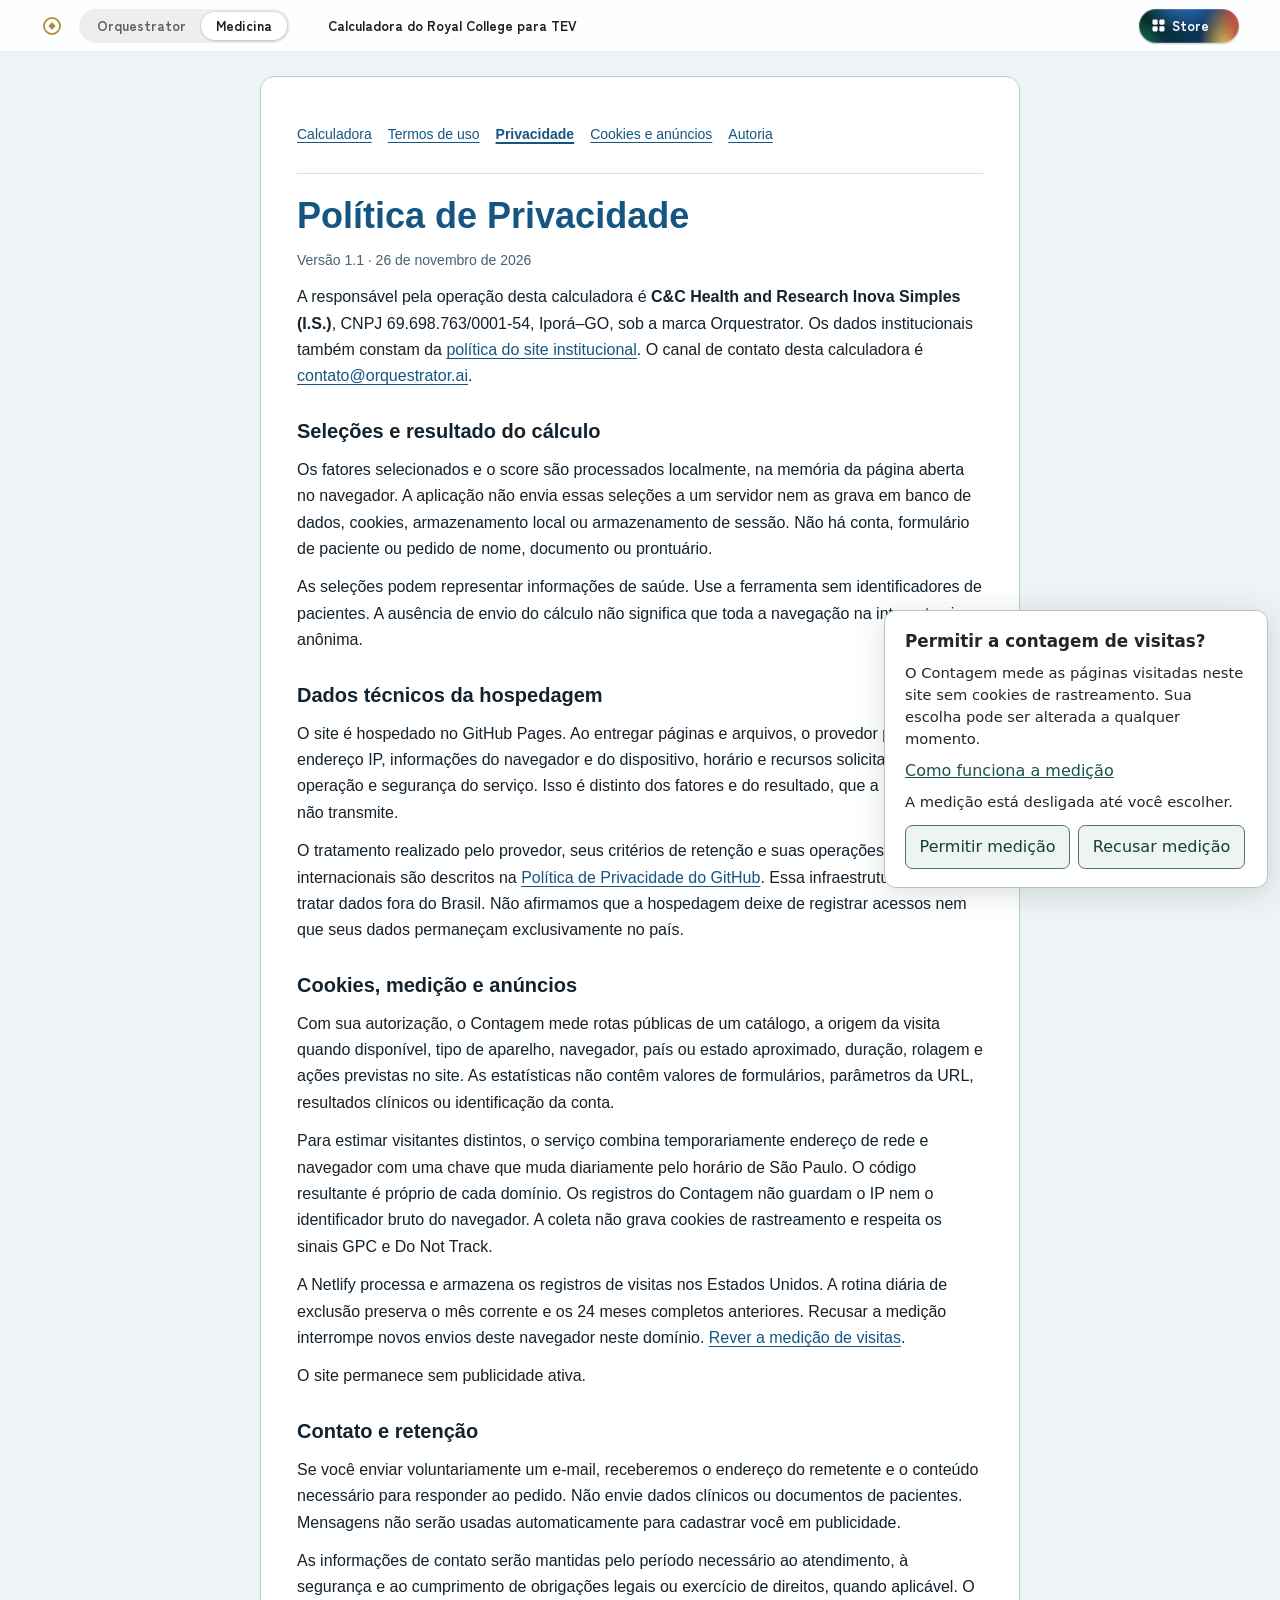
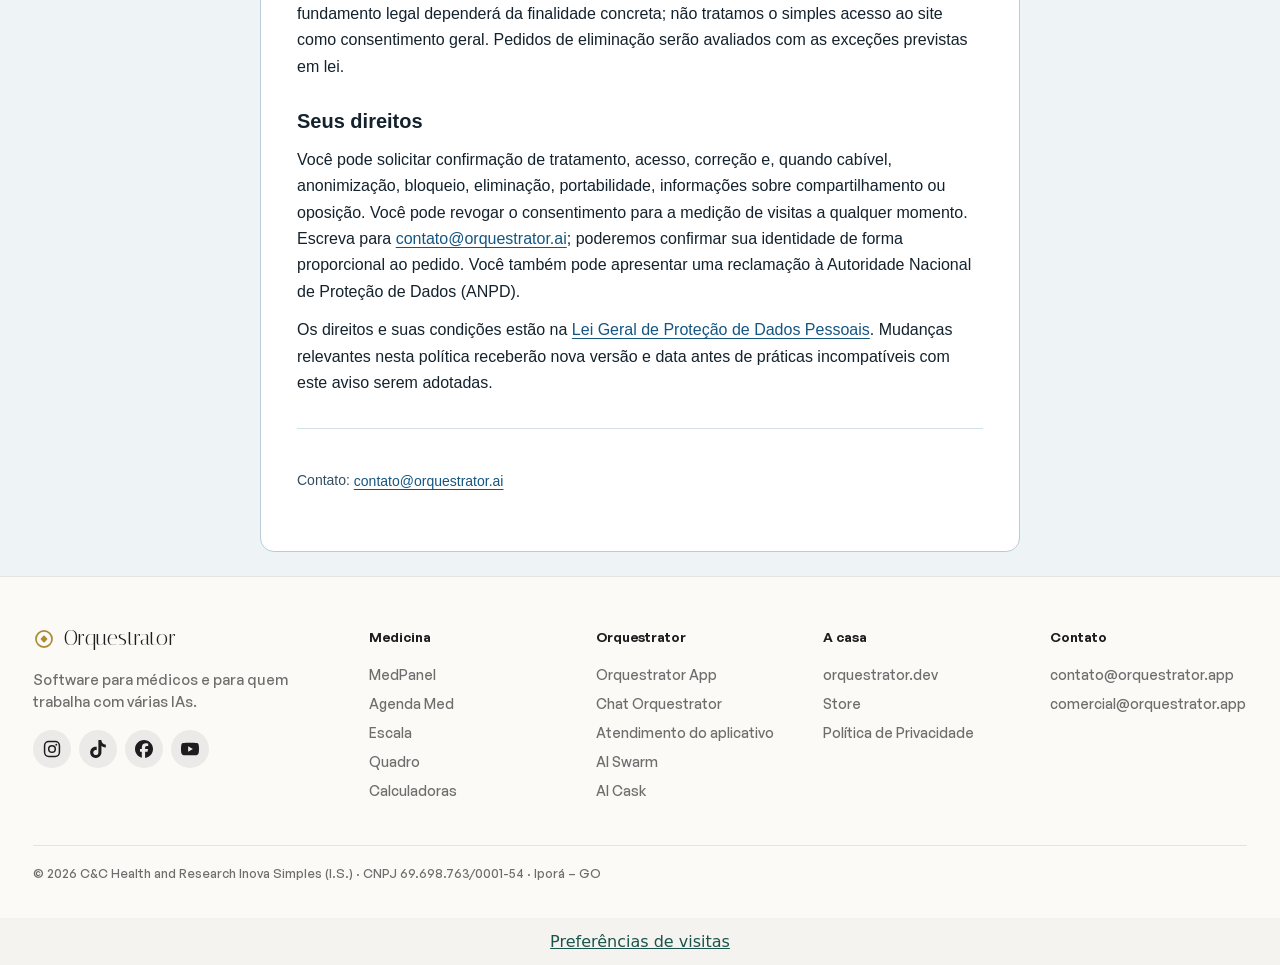
<file: privacidade.html>
<!doctype html>
<html lang="pt-BR">
<head>
<meta charset="utf-8">
<meta name="viewport" content="width=device-width,initial-scale=1,viewport-fit=cover">
<meta name="author" content="Orquestrator">
<meta name="description" content="Como a calculadora TEV RCOG trata seleções, dados técnicos de acesso e mensagens de contato.">
<meta name="theme-color" content="#7f004c">
<title>Privacidade — Calculadora TEV RCOG</title>
<link rel="icon" type="image/svg+xml" href="icon.svg">
<link rel="stylesheet" href="casa/barra.css">
<link rel="stylesheet" href="casa/rodape.css">
<script defer src="casa/barra.js"></script>
<link rel="stylesheet" href="politicas.css">
<script defer data-contagem-preferencias data-estatica="1" data-estilo="/assets/contagem/escolhas-8204abf00325.css" src="/assets/contagem/escolhas-71f63cbb0ebc.js"></script><script defer src="/assets/contagem/visitas-4339c3b06d7d.js" data-contagem-coletor></script></head>
<body>
<a class="skip-link" href="#conteudo">Ir para o conteúdo</a>
<!-- A barra e o rodapé da casa Orquestrator. GERADOS de orquestrator-site/scripts/casas-2/parada.mjs (26/11/2026): não editar à mão; a folha, o roteiro e as letras ficam em casa/. -->
<div class="c2-barra claro"><header class="barra" data-peca="barra" data-sem-memoria><a class="marca" href="https://orquestrator.ai/" aria-label="Orquestrator — página inicial"><svg viewBox="0 0 64 64" aria-hidden="true"><circle cx="32" cy="32" r="23.4" fill="none" stroke="currentColor" stroke-width="5"></circle><rect x="24.3" y="24.3" width="15.4" height="15.4" rx="2.4" transform="rotate(45 32 32)" fill="currentColor"></rect></svg></a><nav class="chave" aria-label="Os dois lados da casa" data-lado="medicina"><a href="https://orquestrator.ai/" data-lado="orquestrator"><span>Orquestrator</span></a><a href="https://orquestrator.ai/medicina/" data-lado="medicina" aria-current="true"><span>Medicina</span></a></nav><nav class="menu do-produto" aria-label="Nesta página"><span class="produto">Calculadora do Royal College para TEV</span></nav><div class="lado"><a class="loja-botao" href="https://orquestrator.ai/store/"><svg viewBox="0 0 14 14" fill="currentColor" aria-hidden="true"><rect x="0.5" y="0.5" width="5.6" height="5.6" rx="1.6"></rect><rect x="7.9" y="0.5" width="5.6" height="5.6" rx="1.6"></rect><rect x="0.5" y="7.9" width="5.6" height="5.6" rx="1.6"></rect><rect x="7.9" y="7.9" width="5.6" height="5.6" rx="1.6"></rect></svg>Store</a></div></header></div>
<main class="policy" id="conteudo">
<nav class="policy-nav" aria-label="Calculadora e políticas">
<a href="./">Calculadora</a><a href="termos.html">Termos de uso</a><a href="privacidade.html" aria-current="page">Privacidade</a><a href="anuncios.html">Cookies e anúncios</a><a href="autoria.html">Autoria</a>
</nav>
<h1>Política de Privacidade</h1>
<p class="version">Versão 1.1 · 26 de novembro de 2026</p>
<p>A responsável pela operação desta calculadora é <strong>C&amp;C Health and Research Inova Simples (I.S.)</strong>, CNPJ 69.698.763/0001-54, Iporá–GO, sob a marca Orquestrator. Os dados institucionais também constam da <a href="https://orquestrator.ai/privacidade/">política do site institucional</a>. O canal de contato desta calculadora é <a href="mailto:contato@orquestrator.ai">contato@orquestrator.ai</a>.</p>
<h2>Seleções e resultado do cálculo</h2>
<p>Os fatores selecionados e o score são processados localmente, na memória da página aberta no navegador. A aplicação não envia essas seleções a um servidor nem as grava em banco de dados, cookies, armazenamento local ou armazenamento de sessão. Não há conta, formulário de paciente ou pedido de nome, documento ou prontuário.</p>
<p>As seleções podem representar informações de saúde. Use a ferramenta sem identificadores de pacientes. A ausência de envio do cálculo não significa que toda a navegação na internet seja anônima.</p>
<h2>Dados técnicos da hospedagem</h2>
<p>O site é hospedado no GitHub Pages. Ao entregar páginas e arquivos, o provedor pode receber endereço IP, informações do navegador e do dispositivo, horário e recursos solicitados, para operação e segurança do serviço. Isso é distinto dos fatores e do resultado, que a calculadora não transmite.</p>
<p>O tratamento realizado pelo provedor, seus critérios de retenção e suas operações internacionais são descritos na <a href="https://docs.github.com/en/site-policy/privacy-policies/github-general-privacy-statement">Política de Privacidade do GitHub</a>. Essa infraestrutura pode tratar dados fora do Brasil. Não afirmamos que a hospedagem deixe de registrar acessos nem que seus dados permaneçam exclusivamente no país.</p>
<h2>Cookies, medição e anúncios</h2>
<p>Com sua autorização, o Contagem mede rotas públicas de um catálogo, a origem da visita quando disponível, tipo de aparelho, navegador, país ou estado aproximado, duração, rolagem e ações previstas no site. As estatísticas não contêm valores de formulários, parâmetros da URL, resultados clínicos ou identificação da conta.</p><p>Para estimar visitantes distintos, o serviço combina temporariamente endereço de rede e navegador com uma chave que muda diariamente pelo horário de São Paulo. O código resultante é próprio de cada domínio. Os registros do Contagem não guardam o IP nem o identificador bruto do navegador. A coleta não grava cookies de rastreamento e respeita os sinais GPC e Do Not Track.</p><p>A Netlify processa e armazena os registros de visitas nos Estados Unidos. A rotina diária de exclusão preserva o mês corrente e os 24 meses completos anteriores. Recusar a medição interrompe novos envios deste navegador neste domínio. <a href="/preferencias-de-visitas/">Rever a medição de visitas</a>.</p><p>O site permanece sem publicidade ativa.</p>
<h2>Contato e retenção</h2>
<p>Se você enviar voluntariamente um e-mail, receberemos o endereço do remetente e o conteúdo necessário para responder ao pedido. Não envie dados clínicos ou documentos de pacientes. Mensagens não serão usadas automaticamente para cadastrar você em publicidade.</p>
<p>As informações de contato serão mantidas pelo período necessário ao atendimento, à segurança e ao cumprimento de obrigações legais ou exercício de direitos, quando aplicável. O fundamento legal dependerá da finalidade concreta; não tratamos o simples acesso ao site como consentimento geral. Pedidos de eliminação serão avaliados com as exceções previstas em lei.</p>
<h2>Seus direitos</h2>
<p>Você pode solicitar confirmação de tratamento, acesso, correção e, quando cabível, anonimização, bloqueio, eliminação, portabilidade, informações sobre compartilhamento ou oposição. Você pode revogar o consentimento para a medição de visitas a qualquer momento. Escreva para <a href="mailto:contato@orquestrator.ai">contato@orquestrator.ai</a>; poderemos confirmar sua identidade de forma proporcional ao pedido. Você também pode apresentar uma reclamação à Autoridade Nacional de Proteção de Dados (ANPD).</p>
<p>Os direitos e suas condições estão na <a href="https://www.planalto.gov.br/ccivil_03/_ato2015-2018/2018/lei/l13709.htm">Lei Geral de Proteção de Dados Pessoais</a>. Mudanças relevantes nesta política receberão nova versão e data antes de práticas incompatíveis com este aviso serem adotadas.</p>
<footer class="policy-footer"><p>Contato: <a href="mailto:contato@orquestrator.ai">contato@orquestrator.ai</a></p></footer>
</main>
<div class="c2-rodape"><footer class="rodape" data-peca="rodape">
  <div class="folha">
    <div class="colunas">
      <div class="quem">
        <a class="marca" href="https://orquestrator.ai/">
          <svg viewBox="0 0 64 64" aria-hidden="true"><circle cx="32" cy="32" r="23.4" fill="none" stroke="currentColor" stroke-width="5"/><rect x="24.3" y="24.3" width="15.4" height="15.4" rx="2.4" transform="rotate(45 32 32)" fill="currentColor"/></svg>
          Orquestrator
        </a>
        <p>Software para médicos e para quem trabalha com várias IAs.</p>
        <ul class="redes" aria-label="Redes sociais">
          <li><a href="https://www.instagram.com/orquestrator/" aria-label="Instagram"><svg viewBox="0 0 24 24" fill="currentColor" aria-hidden="true"><rect x="2.1" y="2.1" width="19.8" height="19.8" rx="5.5" fill="none" stroke="currentColor" stroke-width="2"/><circle cx="12" cy="12" r="4.4" fill="none" stroke="currentColor" stroke-width="2"/><circle cx="17.7" cy="6.3" r="1.25"/></svg></a></li>
          <li><a aria-label="TikTok"><svg viewBox="0 0 24 24" fill="currentColor" aria-hidden="true"><path d="M12.525.02c1.31-.02 2.61-.01 3.91-.02.08 1.53.63 3.09 1.75 4.17 1.12 1.11 2.7 1.62 4.24 1.79v4.03c-1.44-.05-2.89-.35-4.2-.97-.57-.26-1.1-.59-1.62-.93-.01 2.92.01 5.84-.02 8.75-.08 1.4-.54 2.79-1.35 3.94-1.31 1.92-3.58 3.17-5.91 3.21-1.43.08-2.86-.31-4.08-1.03-2.02-1.19-3.44-3.37-3.65-5.71-.02-.5-.03-1-.01-1.49.18-1.9 1.12-3.72 2.58-4.96 1.66-1.44 3.98-2.13 6.15-1.72.02 1.48-.04 2.96-.04 4.44-.99-.32-2.15-.23-3.02.37-.63.41-1.11 1.04-1.36 1.75-.21.51-.15 1.07-.14 1.61.24 1.64 1.82 3.02 3.5 2.87 1.12-.01 2.19-.66 2.77-1.61.19-.33.4-.67.41-1.06.1-1.79.06-3.57.07-5.36.01-4.03-.01-8.05.02-12.07z"/></svg></a></li>
          <li><a aria-label="Facebook"><svg viewBox="0 0 24 24" fill="currentColor" aria-hidden="true"><path d="M9.101 23.691v-7.98H6.627v-3.667h2.474v-1.58c0-4.085 1.848-5.978 5.858-5.978.401 0 .955.042 1.468.103a8.68 8.68 0 0 1 1.141.195v3.325a8.623 8.623 0 0 0-.653-.036 26.805 26.805 0 0 0-.733-.009c-.707 0-1.259.096-1.675.309a1.686 1.686 0 0 0-.679.622c-.258.42-.374.995-.374 1.752v1.297h3.919l-.386 2.103-.287 1.564h-3.246v8.245C19.396 23.238 24 18.179 24 12.044c0-6.627-5.373-12-12-12s-12 5.373-12 12c0 5.628 3.874 10.35 9.101 11.647Z"/></svg></a></li>
          <li><a aria-label="YouTube"><svg viewBox="0 0 24 24" fill="currentColor" aria-hidden="true"><path d="M23.498 6.186a3.016 3.016 0 0 0-2.122-2.136C19.505 3.545 12 3.545 12 3.545s-7.505 0-9.377.505A3.017 3.017 0 0 0 .502 6.186C0 8.07 0 12 0 12s0 3.93.502 5.814a3.016 3.016 0 0 0 2.122 2.136c1.871.505 9.376.505 9.376.505s7.505 0 9.377-.505a3.015 3.015 0 0 0 2.122-2.136C24 15.93 24 12 24 12s0-3.93-.502-5.814zM9.545 15.568V8.432L15.818 12l-6.273 3.568z"/></svg></a></li>
        </ul>
      </div>
      <nav aria-label="Medicina"><h3>Medicina</h3><a href="https://medpanel.orquestrator.ai/">MedPanel</a><a href="https://orquestrator.ai/encontro/">Agenda Med</a><a href="https://orquestrator.ai/escala/">Escala</a><a href="https://orquestrator.ai/quadro/">Quadro</a><a href="https://orquestrator.ai/calculadoras/">Calculadoras</a></nav>
      <nav aria-label="Orquestrator"><h3>Orquestrator</h3><a href="https://orquestrator.app/">Orquestrator App</a><a href="https://orquestrator.app/chat/">Chat Orquestrator</a><a href="https://orquestrator.app/atendimento/">Atendimento do aplicativo</a><a href="https://orquestrator.app/orquestrator-app/enxame/">AI Swarm</a><a href="https://orquestrator.ai/ai-cask/">AI Cask</a></nav>
      <nav aria-label="A casa"><h3>A casa</h3><a href="https://orquestrator.ai/dev/">orquestrator.dev</a><a href="https://orquestrator.ai/store/">Store</a><a href="https://orquestrator.ai/privacidade/">Política de Privacidade</a></nav>
      <nav aria-label="Contato"><h3>Contato</h3><a href="mailto:contato@orquestrator.app">contato@orquestrator.app</a><a href="mailto:comercial@orquestrator.app">comercial@orquestrator.app</a></nav>
    </div>
    <p class="legal">© 2026 C&amp;C Health and Research Inova Simples (I.S.) · CNPJ 69.698.763/0001-54 · Iporá – GO</p>
  </div>
</footer></div>
</body>
</html>
</file>
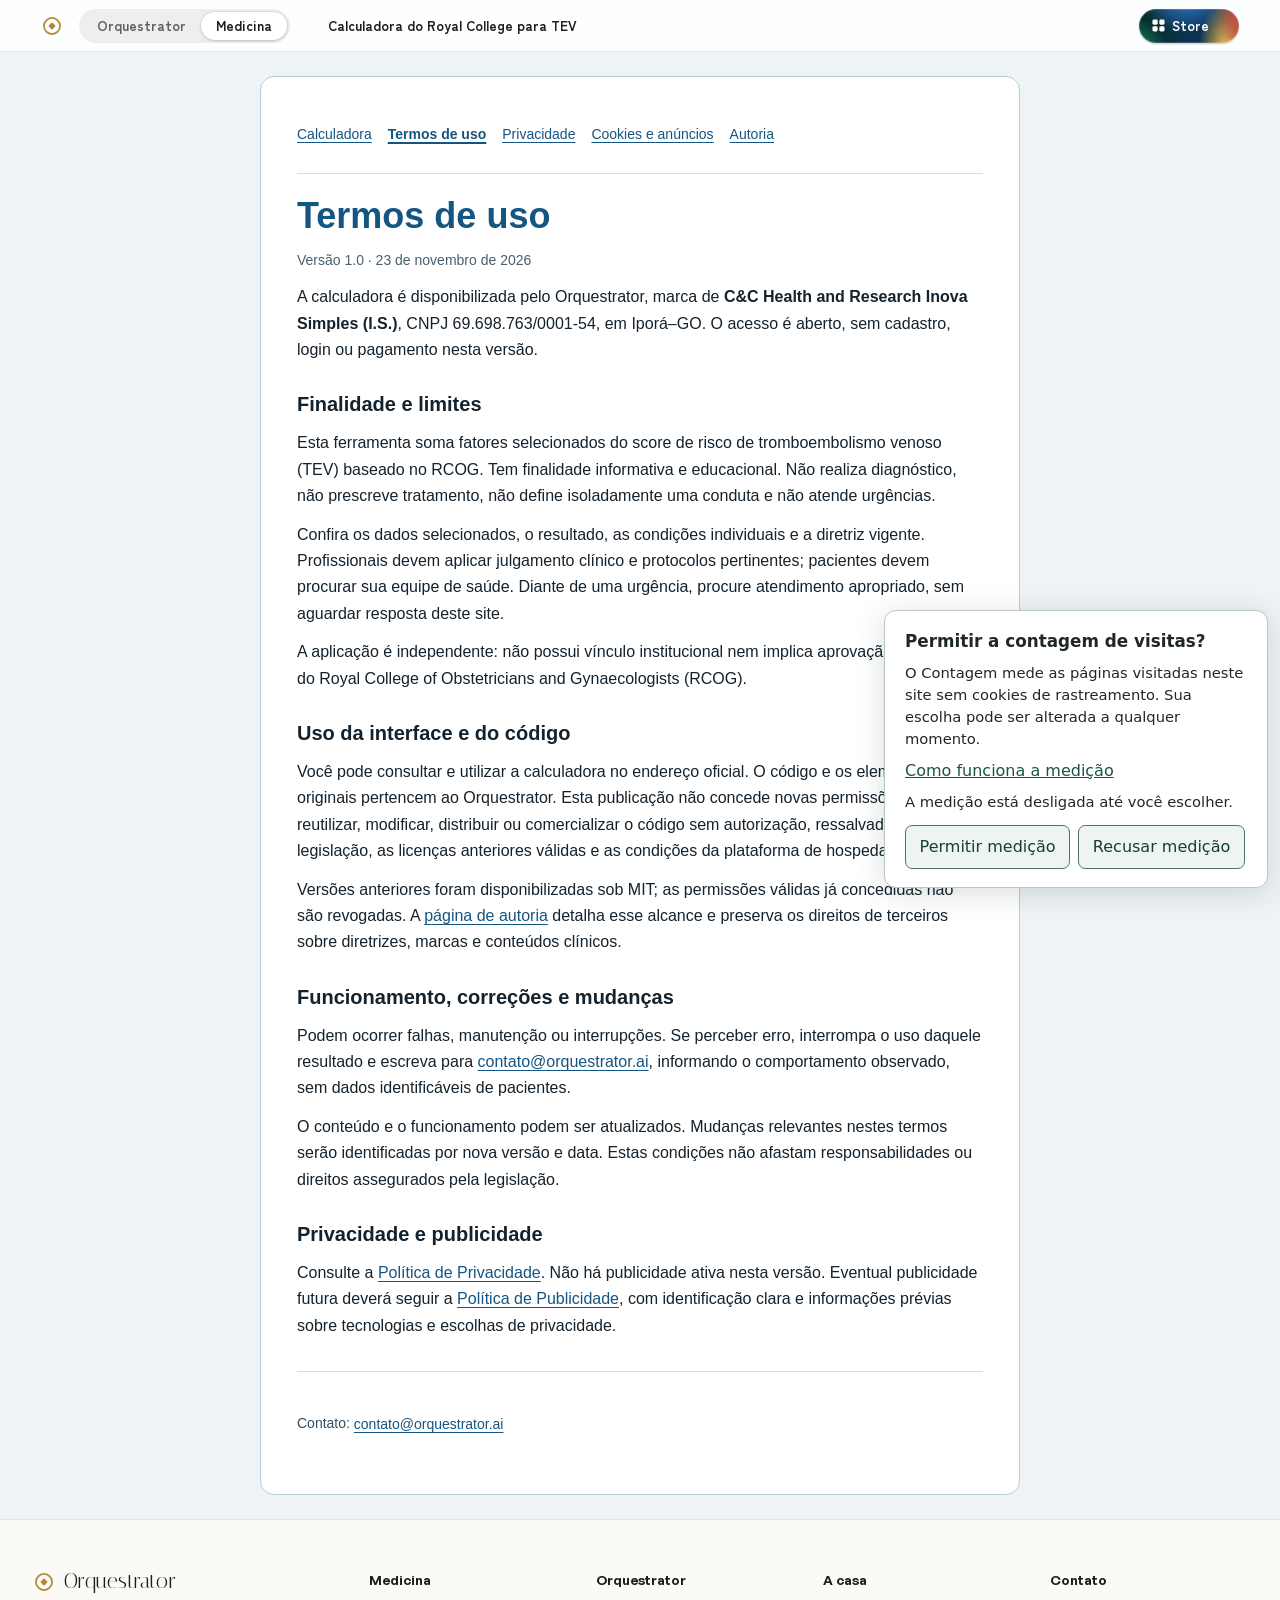
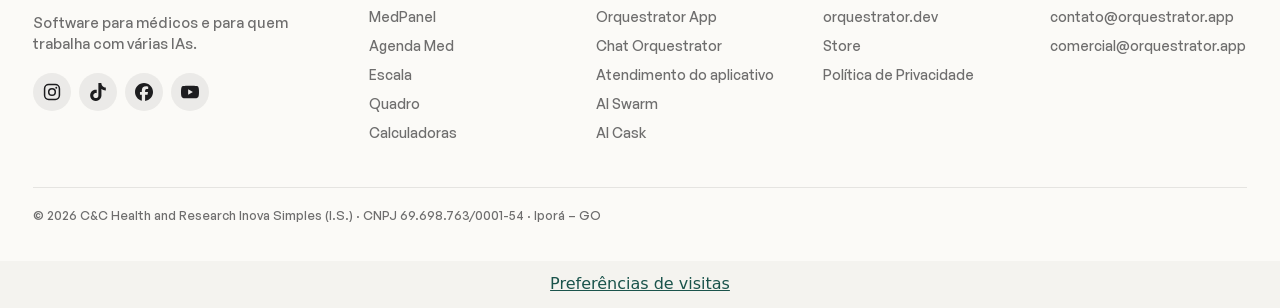
<file: termos.html>
<!doctype html>
<html lang="pt-BR">
<head>
<meta charset="utf-8">
<meta name="viewport" content="width=device-width,initial-scale=1,viewport-fit=cover">
<meta name="author" content="Orquestrator">
<meta name="description" content="Termos de uso da calculadora de risco de TEV RCOG do Orquestrator.">
<meta name="theme-color" content="#7f004c">
<title>Termos de uso — Calculadora TEV RCOG</title>
<link rel="icon" type="image/svg+xml" href="icon.svg">
<link rel="stylesheet" href="casa/barra.css">
<link rel="stylesheet" href="casa/rodape.css">
<script defer src="casa/barra.js"></script>
<link rel="stylesheet" href="politicas.css">
<script defer data-contagem-preferencias data-estatica="1" data-estilo="/assets/contagem/escolhas-8204abf00325.css" src="/assets/contagem/escolhas-71f63cbb0ebc.js"></script><script defer src="/assets/contagem/visitas-4339c3b06d7d.js" data-contagem-coletor></script></head>
<body>
<a class="skip-link" href="#conteudo">Ir para o conteúdo</a>
<!-- A barra e o rodapé da casa Orquestrator. GERADOS de orquestrator-site/scripts/casas-2/parada.mjs (26/11/2026): não editar à mão; a folha, o roteiro e as letras ficam em casa/. -->
<div class="c2-barra claro"><header class="barra" data-peca="barra" data-sem-memoria><a class="marca" href="https://orquestrator.ai/" aria-label="Orquestrator — página inicial"><svg viewBox="0 0 64 64" aria-hidden="true"><circle cx="32" cy="32" r="23.4" fill="none" stroke="currentColor" stroke-width="5"></circle><rect x="24.3" y="24.3" width="15.4" height="15.4" rx="2.4" transform="rotate(45 32 32)" fill="currentColor"></rect></svg></a><nav class="chave" aria-label="Os dois lados da casa" data-lado="medicina"><a href="https://orquestrator.ai/" data-lado="orquestrator"><span>Orquestrator</span></a><a href="https://orquestrator.ai/medicina/" data-lado="medicina" aria-current="true"><span>Medicina</span></a></nav><nav class="menu do-produto" aria-label="Nesta página"><span class="produto">Calculadora do Royal College para TEV</span></nav><div class="lado"><a class="loja-botao" href="https://orquestrator.ai/store/"><svg viewBox="0 0 14 14" fill="currentColor" aria-hidden="true"><rect x="0.5" y="0.5" width="5.6" height="5.6" rx="1.6"></rect><rect x="7.9" y="0.5" width="5.6" height="5.6" rx="1.6"></rect><rect x="0.5" y="7.9" width="5.6" height="5.6" rx="1.6"></rect><rect x="7.9" y="7.9" width="5.6" height="5.6" rx="1.6"></rect></svg>Store</a></div></header></div>
<main class="policy" id="conteudo">
<nav class="policy-nav" aria-label="Calculadora e políticas">
<a href="./">Calculadora</a><a href="termos.html" aria-current="page">Termos de uso</a><a href="privacidade.html">Privacidade</a><a href="anuncios.html">Cookies e anúncios</a><a href="autoria.html">Autoria</a>
</nav>
<h1>Termos de uso</h1>
<p class="version">Versão 1.0 · 23 de novembro de 2026</p>
<p>A calculadora é disponibilizada pelo Orquestrator, marca de <strong>C&amp;C Health and Research Inova Simples (I.S.)</strong>, CNPJ 69.698.763/0001-54, em Iporá–GO. O acesso é aberto, sem cadastro, login ou pagamento nesta versão.</p>
<h2>Finalidade e limites</h2>
<p>Esta ferramenta soma fatores selecionados do score de risco de tromboembolismo venoso (TEV) baseado no RCOG. Tem finalidade informativa e educacional. Não realiza diagnóstico, não prescreve tratamento, não define isoladamente uma conduta e não atende urgências.</p>
<p>Confira os dados selecionados, o resultado, as condições individuais e a diretriz vigente. Profissionais devem aplicar julgamento clínico e protocolos pertinentes; pacientes devem procurar sua equipe de saúde. Diante de uma urgência, procure atendimento apropriado, sem aguardar resposta deste site.</p>
<p>A aplicação é independente: não possui vínculo institucional nem implica aprovação ou endosso do Royal College of Obstetricians and Gynaecologists (RCOG).</p>
<h2>Uso da interface e do código</h2>
<p>Você pode consultar e utilizar a calculadora no endereço oficial. O código e os elementos originais pertencem ao Orquestrator. Esta publicação não concede novas permissões para reutilizar, modificar, distribuir ou comercializar o código sem autorização, ressalvadas a legislação, as licenças anteriores válidas e as condições da plataforma de hospedagem.</p>
<p>Versões anteriores foram disponibilizadas sob MIT; as permissões válidas já concedidas não são revogadas. A <a href="autoria.html">página de autoria</a> detalha esse alcance e preserva os direitos de terceiros sobre diretrizes, marcas e conteúdos clínicos.</p>
<h2>Funcionamento, correções e mudanças</h2>
<p>Podem ocorrer falhas, manutenção ou interrupções. Se perceber erro, interrompa o uso daquele resultado e escreva para <a href="mailto:contato@orquestrator.ai">contato@orquestrator.ai</a>, informando o comportamento observado, sem dados identificáveis de pacientes.</p>
<p>O conteúdo e o funcionamento podem ser atualizados. Mudanças relevantes nestes termos serão identificadas por nova versão e data. Estas condições não afastam responsabilidades ou direitos assegurados pela legislação.</p>
<h2>Privacidade e publicidade</h2>
<p>Consulte a <a href="privacidade.html">Política de Privacidade</a>. Não há publicidade ativa nesta versão. Eventual publicidade futura deverá seguir a <a href="anuncios.html">Política de Publicidade</a>, com identificação clara e informações prévias sobre tecnologias e escolhas de privacidade.</p>
<footer class="policy-footer"><p>Contato: <a href="mailto:contato@orquestrator.ai">contato@orquestrator.ai</a></p></footer>
</main>
<div class="c2-rodape"><footer class="rodape" data-peca="rodape">
  <div class="folha">
    <div class="colunas">
      <div class="quem">
        <a class="marca" href="https://orquestrator.ai/">
          <svg viewBox="0 0 64 64" aria-hidden="true"><circle cx="32" cy="32" r="23.4" fill="none" stroke="currentColor" stroke-width="5"/><rect x="24.3" y="24.3" width="15.4" height="15.4" rx="2.4" transform="rotate(45 32 32)" fill="currentColor"/></svg>
          Orquestrator
        </a>
        <p>Software para médicos e para quem trabalha com várias IAs.</p>
        <ul class="redes" aria-label="Redes sociais">
          <li><a href="https://www.instagram.com/orquestrator/" aria-label="Instagram"><svg viewBox="0 0 24 24" fill="currentColor" aria-hidden="true"><rect x="2.1" y="2.1" width="19.8" height="19.8" rx="5.5" fill="none" stroke="currentColor" stroke-width="2"/><circle cx="12" cy="12" r="4.4" fill="none" stroke="currentColor" stroke-width="2"/><circle cx="17.7" cy="6.3" r="1.25"/></svg></a></li>
          <li><a aria-label="TikTok"><svg viewBox="0 0 24 24" fill="currentColor" aria-hidden="true"><path d="M12.525.02c1.31-.02 2.61-.01 3.91-.02.08 1.53.63 3.09 1.75 4.17 1.12 1.11 2.7 1.62 4.24 1.79v4.03c-1.44-.05-2.89-.35-4.2-.97-.57-.26-1.1-.59-1.62-.93-.01 2.92.01 5.84-.02 8.75-.08 1.4-.54 2.79-1.35 3.94-1.31 1.92-3.58 3.17-5.91 3.21-1.43.08-2.86-.31-4.08-1.03-2.02-1.19-3.44-3.37-3.65-5.71-.02-.5-.03-1-.01-1.49.18-1.9 1.12-3.72 2.58-4.96 1.66-1.44 3.98-2.13 6.15-1.72.02 1.48-.04 2.96-.04 4.44-.99-.32-2.15-.23-3.02.37-.63.41-1.11 1.04-1.36 1.75-.21.51-.15 1.07-.14 1.61.24 1.64 1.82 3.02 3.5 2.87 1.12-.01 2.19-.66 2.77-1.61.19-.33.4-.67.41-1.06.1-1.79.06-3.57.07-5.36.01-4.03-.01-8.05.02-12.07z"/></svg></a></li>
          <li><a aria-label="Facebook"><svg viewBox="0 0 24 24" fill="currentColor" aria-hidden="true"><path d="M9.101 23.691v-7.98H6.627v-3.667h2.474v-1.58c0-4.085 1.848-5.978 5.858-5.978.401 0 .955.042 1.468.103a8.68 8.68 0 0 1 1.141.195v3.325a8.623 8.623 0 0 0-.653-.036 26.805 26.805 0 0 0-.733-.009c-.707 0-1.259.096-1.675.309a1.686 1.686 0 0 0-.679.622c-.258.42-.374.995-.374 1.752v1.297h3.919l-.386 2.103-.287 1.564h-3.246v8.245C19.396 23.238 24 18.179 24 12.044c0-6.627-5.373-12-12-12s-12 5.373-12 12c0 5.628 3.874 10.35 9.101 11.647Z"/></svg></a></li>
          <li><a aria-label="YouTube"><svg viewBox="0 0 24 24" fill="currentColor" aria-hidden="true"><path d="M23.498 6.186a3.016 3.016 0 0 0-2.122-2.136C19.505 3.545 12 3.545 12 3.545s-7.505 0-9.377.505A3.017 3.017 0 0 0 .502 6.186C0 8.07 0 12 0 12s0 3.93.502 5.814a3.016 3.016 0 0 0 2.122 2.136c1.871.505 9.376.505 9.376.505s7.505 0 9.377-.505a3.015 3.015 0 0 0 2.122-2.136C24 15.93 24 12 24 12s0-3.93-.502-5.814zM9.545 15.568V8.432L15.818 12l-6.273 3.568z"/></svg></a></li>
        </ul>
      </div>
      <nav aria-label="Medicina"><h3>Medicina</h3><a href="https://medpanel.orquestrator.ai/">MedPanel</a><a href="https://orquestrator.ai/encontro/">Agenda Med</a><a href="https://orquestrator.ai/escala/">Escala</a><a href="https://orquestrator.ai/quadro/">Quadro</a><a href="https://orquestrator.ai/calculadoras/">Calculadoras</a></nav>
      <nav aria-label="Orquestrator"><h3>Orquestrator</h3><a href="https://orquestrator.app/">Orquestrator App</a><a href="https://orquestrator.app/chat/">Chat Orquestrator</a><a href="https://orquestrator.app/atendimento/">Atendimento do aplicativo</a><a href="https://orquestrator.app/orquestrator-app/enxame/">AI Swarm</a><a href="https://orquestrator.ai/ai-cask/">AI Cask</a></nav>
      <nav aria-label="A casa"><h3>A casa</h3><a href="https://orquestrator.ai/dev/">orquestrator.dev</a><a href="https://orquestrator.ai/store/">Store</a><a href="https://orquestrator.ai/privacidade/">Política de Privacidade</a></nav>
      <nav aria-label="Contato"><h3>Contato</h3><a href="mailto:contato@orquestrator.app">contato@orquestrator.app</a><a href="mailto:comercial@orquestrator.app">comercial@orquestrator.app</a></nav>
    </div>
    <p class="legal">© 2026 C&amp;C Health and Research Inova Simples (I.S.) · CNPJ 69.698.763/0001-54 · Iporá – GO</p>
  </div>
</footer></div>
</body>
</html>
</file>
<file: casa/barra.css>
/* GERADO por scripts/casas-2/parada.mjs (orquestrator-site). Não editar à mão: mude a fonte lá e gere de novo. */
@font-face{font-family:"Zen Kaku Gothic New";font-style:normal;font-weight:400;font-display:swap;src:url(zen-400.woff2) format("woff2");unicode-range:U+0000-00FF,U+0131,U+0152-0153,U+02BB-02BC,U+02C6,U+02DA,U+02DC,U+0304,U+0308,U+0329,U+2000-206F,U+20AC,U+2122,U+2191,U+2193,U+2212,U+2215,U+FEFF,U+FFFD}@font-face{font-family:"Zen Kaku Gothic New";font-style:normal;font-weight:500;font-display:swap;src:url(zen-500.woff2) format("woff2");unicode-range:U+0000-00FF,U+0131,U+0152-0153,U+02BB-02BC,U+02C6,U+02DA,U+02DC,U+0304,U+0308,U+0329,U+2000-206F,U+20AC,U+2122,U+2191,U+2193,U+2212,U+2215,U+FEFF,U+FFFD}@font-face{font-family:"Zen Kaku Gothic New";font-style:normal;font-weight:700;font-display:swap;src:url(zen-700.woff2) format("woff2");unicode-range:U+0000-00FF,U+0131,U+0152-0153,U+02BB-02BC,U+02C6,U+02DA,U+02DC,U+0304,U+0308,U+0329,U+2000-206F,U+20AC,U+2122,U+2191,U+2193,U+2212,U+2215,U+FEFF,U+FFFD}.c2-barra{--papel:#fbfaf7;--tinta:#1d1d1f;--tinta-suave:#1d1d1f9e;--linha:#1d1d1f1f;--ouro-claro:#ae8b31;--ouro:#d4af37;--ouro-palha:#e6cf99;--carvao:#131512;--marfim:#f3eee4;--marfim-suave:#f3eee4a3;--marfim-linha:#f3eee424;--titulo:"Italiana", "Cormorant Garamond", Georgia, serif;--texto:"General Sans", "Zen Kaku Gothic New", -apple-system, "Helvetica Neue", sans-serif;--interface:"Zen Kaku Gothic New", "General Sans", -apple-system, sans-serif;--maquina:ui-monospace, "SF Mono", Menlo, monospace;--barra:52px;display:contents}.c2-barra *{box-sizing:border-box}.c2-barra a{color:inherit;text-decoration:none}.c2-barra .barra{height:var(--barra);z-index:20;font-family:var(--interface);-webkit-backdrop-filter:saturate(160%)blur(18px);backdrop-filter:saturate(160%)blur(18px);align-items:center;gap:28px;padding:0 clamp(16px,3.2vw,46px);font-size:13.5px;display:flex;position:fixed;inset:0 0 auto}.c2-barra .marca{font-family:var(--titulo);letter-spacing:.01em;white-space:nowrap;align-items:center;gap:9px;font-size:21px;display:flex}.c2-barra .marca svg{flex:none;width:19px;height:19px}.c2-barra .menu{align-items:center;gap:26px;margin-left:10px;display:flex}.c2-barra .menu a,.c2-barra .lado a.quieto{white-space:nowrap}.c2-barra .menu .abre:after{content:"";opacity:.6;border-bottom:1.3px solid;border-right:1.3px solid;width:5px;height:5px;margin:0 0 3px 7px;display:inline-block;transform:rotate(45deg)}.c2-barra .lado{align-items:center;gap:18px;margin-left:auto;display:flex}.c2-barra .entrar{border-radius:999px;align-items:center;gap:7px;height:34px;padding:0 14px;font-weight:500;display:inline-flex}.c2-barra .entrar svg{width:14px;height:14px}.c2-barra .sanduiche{border-radius:999px;justify-content:center;align-items:center;width:34px;height:34px;display:none}.c2-barra .sanduiche i{background:currentColor;width:15px;height:1.6px;display:block;box-shadow:0 5px,0 -5px}@media (max-width:720px){.c2-barra{--barra:50px}.c2-barra .barra{gap:10px;padding:0 12px 0 14px}.c2-barra .marca{gap:7px;font-size:19px}.c2-barra .marca svg{width:17px;height:17px}.c2-barra .menu,.c2-barra .lado .quieto,.c2-barra .lado .acao-barra,.c2-barra .entrar span{display:none}.c2-barra .entrar{justify-content:center;width:34px;padding:0}.c2-barra .sanduiche{display:inline-flex}.c2-barra .lado{gap:8px}}.c2-barra .barra{position:sticky}@media (max-width:1040px){.c2-barra .menu,.c2-barra .lado .quieto{display:none}.c2-barra .sanduiche{display:inline-flex}}@media (max-width:720px){.c2-barra .entrar,.c2-barra .sanduiche{width:40px;height:40px}}.c2-barra.claro,.c2-barra.do-tema{--rede:#1d1d1f12;--verde:#0e3b2d;--poco:#f4f3ef;--fio:#1d1d1f1a;--suave:#1d1d1fa3;--trilho:#1d1d1f12;--pino:#fff;--pino-sombra:0 0 0 1px #1d1d1f12, 0 1px 3px #1d1d1f29;--acesa:#1d1d1f;--apagada:#1d1d1fad;--gaveta:#fff;--anel:#fff}:is(.c2-barra.claro,.c2-barra.do-tema) .barra{color:var(--tinta);background:#ffffffe0;border-bottom:1px solid #00000014}:is(.c2-barra.claro,.c2-barra.do-tema) .marca svg{color:var(--ouro-claro)}:is(.c2-barra.claro,.c2-barra.do-tema) .lado .quieto{color:var(--suave)}:is(.c2-barra.claro,.c2-barra.do-tema) .entrar,:is(.c2-barra.claro,.c2-barra.do-tema) .sanduiche{border:1px solid #1d1d1f38}:is(.c2-barra.claro,.c2-barra.do-tema) .menu{gap:24px}.c2-barra.escuro,html[data-gst-aparencia=escuro] .c2-barra.do-tema,.orq-dark .c2-barra.do-tema{--rede:#f3eee417;--fio:#f3eee41f;--suave:#f3eee4b3;--trilho:#f3eee417;--pino:#f3eee433;--pino-sombra:none;--acesa:#fff;--apagada:#f3eee4b3;--gaveta:#0e0f0d;--anel:#0e0f0d}:is(.c2-barra.escuro,html[data-gst-aparencia=escuro] .c2-barra.do-tema,.orq-dark .c2-barra.do-tema) .barra{color:var(--marfim);background:#0e0f0dd6;border-bottom:1px solid #f3eee41a}:is(.c2-barra.escuro,html[data-gst-aparencia=escuro] .c2-barra.do-tema,.orq-dark .c2-barra.do-tema) .marca svg{color:var(--ouro)}:is(.c2-barra.escuro,html[data-gst-aparencia=escuro] .c2-barra.do-tema,.orq-dark .c2-barra.do-tema) .lado .quieto{color:var(--suave)}:is(.c2-barra.escuro,html[data-gst-aparencia=escuro] .c2-barra.do-tema,.orq-dark .c2-barra.do-tema) .entrar,:is(.c2-barra.escuro,html[data-gst-aparencia=escuro] .c2-barra.do-tema,.orq-dark .c2-barra.do-tema) .sanduiche{border:1px solid #f3eee442}@media (prefers-color-scheme:dark){html.raiz-gestacional:not([data-gst-aparencia]) .c2-barra.do-tema{--rede:#f3eee417;--fio:#f3eee41f;--suave:#f3eee4b3;--trilho:#f3eee417;--pino:#f3eee433;--pino-sombra:none;--acesa:#fff;--apagada:#f3eee4b3;--gaveta:#0e0f0d;--anel:#0e0f0d}html.raiz-gestacional:not([data-gst-aparencia]) .c2-barra.do-tema .barra{color:var(--marfim);background:#0e0f0dd6;border-bottom:1px solid #f3eee41a}html.raiz-gestacional:not([data-gst-aparencia]) .c2-barra.do-tema .marca svg{color:var(--ouro)}html.raiz-gestacional:not([data-gst-aparencia]) .c2-barra.do-tema .lado .quieto{color:var(--suave)}html.raiz-gestacional:not([data-gst-aparencia]) .c2-barra.do-tema .entrar,html.raiz-gestacional:not([data-gst-aparencia]) .c2-barra.do-tema .sanduiche{border:1px solid #f3eee442}}.c2-barra .marca svg{width:22px;height:22px}.c2-barra .chave{isolation:isolate;background:var(--trilho);border-radius:999px;flex:none;align-items:center;height:34px;margin-left:-12px;padding:3px;font-weight:600;display:flex;position:relative}.c2-barra .chave a{z-index:1;white-space:nowrap;height:100%;color:var(--apagada);border-radius:999px;place-items:center;padding:0 15px;transition:color .25s;display:grid;position:relative}.c2-barra .chave a:after{content:"";position:absolute;inset:-6px 0}.c2-barra .chave a[aria-current]{color:var(--acesa)}.c2-barra .chave a[aria-current]:before{content:"";z-index:-1;background:var(--pino);box-shadow:var(--pino-sombra);view-transition-name:c2-pino;border-radius:999px;position:absolute;inset:0}.c2-barra .chave a:hover{color:var(--acesa)}.c2-barra .chave a span{display:inline-block}.c2-barra .chave a[data-lado=orquestrator] span{view-transition-name:c2-rotulo-orquestrator}.c2-barra .chave a[data-lado=medicina] span{view-transition-name:c2-rotulo-medicina}.c2-barra .chave a:focus-visible,.c2-barra .loja-botao:focus-visible,.c2-barra .sanduiche:focus-visible{outline:2px solid var(--acesa);outline-offset:2px}.c2-barra .loja-botao{color:#fff;white-space:nowrap;background:radial-gradient(26px 150% at calc(100% + 3px) 6%,#e84a36 0%,#e84a368c 46%,#e84a3600 100%),radial-gradient(27px 150% at calc(100% - 13px) 118%,#f4cc60 0%,#e2b44099 46%,#e2b44000 100%),radial-gradient(62% 170% at 46% -60%,#408cfffa 0%,#2c64d000 78%),radial-gradient(50% 150% at -8% 130%,#1c9c6c 0%,#12705000 72%),linear-gradient(112deg,#062c21 0%,#0a3350 54%,#1b2f6c 100%);border-radius:999px;flex:none;align-items:center;gap:7px;height:34px;padding:0 30px 0 13px;font-weight:600;transition:transform .18s,box-shadow .18s;display:inline-flex;box-shadow:inset 0 0 0 1px #ffffff2e,0 1px 2px #00000038}.c2-barra .loja-botao svg{flex:none;width:13px;height:13px}.c2-barra .loja-botao:hover{transform:translateY(-1px);box-shadow:inset 0 0 0 1px #ffffff42,0 6px 16px #143c8c4d}.c2-barra .loja-botao[aria-current]{box-shadow:inset 0 0 0 1px #ffffff2e, 0 0 0 2px var(--anel), 0 0 0 3.5px #1d1d1f80}.c2-barra .lado{gap:12px}.c2-barra button.sanduiche{color:inherit;font:inherit;cursor:pointer;background:0 0;padding:0}.c2-barra .sanduiche[aria-expanded=true] i{box-shadow:none;background:0 0;position:relative}.c2-barra .sanduiche[aria-expanded=true] i:before,.c2-barra .sanduiche[aria-expanded=true] i:after{content:"";background:currentColor;position:absolute;inset:0;transform:rotate(45deg)}.c2-barra .sanduiche[aria-expanded=true] i:after{transform:rotate(-45deg)}.c2-barra .gaveta{background:var(--gaveta);color:var(--acesa);border-bottom:1px solid var(--fio);padding:4px clamp(14px,3.2vw,46px) 14px;font-size:16px;display:grid;position:absolute;top:100%;left:0;right:0;box-shadow:0 18px 40px #00000024}.c2-barra .gaveta[hidden]{display:none}.c2-barra .gaveta a{border-bottom:1px solid var(--fio);align-items:center;gap:9px;min-height:50px;font-weight:500;display:flex}.c2-barra .gaveta a:last-child{border-bottom:0}.c2-barra .gaveta svg{width:16px;height:16px}.c2-barra .gaveta{max-height:calc(100vh - var(--barra));max-height:calc(100dvh - var(--barra));overscroll-behavior:contain;overflow-y:auto}@media (max-width:1180px){.c2-barra .menu{display:none}.c2-barra .sanduiche{display:inline-flex}}@media (min-width:1180.02px){.c2-barra .gaveta{display:none}}@media (max-width:720px){.c2-barra .barra{gap:clamp(6px,2vw,9px);padding:0 clamp(9px,2.8vw,12px) 0 clamp(10px,3.2vw,14px)}.c2-barra .marca svg{width:21px;height:21px}.c2-barra .chave{height:40px;margin-left:0;font-size:13px}.c2-barra .chave a{padding:0 clamp(8px,2.7vw,12px)}.c2-barra .loja-botao{gap:6px;height:40px;padding:0 clamp(27px,7.4vw,31px) 0 clamp(10px,3vw,13px);font-size:13px}.c2-barra .lado{gap:clamp(6px,2vw,9px)}.c2-barra .lado .entrar{display:none}.c2-barra .sanduiche{width:40px;height:40px}}@media (max-width:350px){.c2-barra .loja-botao{justify-content:center;gap:0;width:40px;padding:0;font-size:0}.c2-barra .loja-botao svg{width:15px;height:15px}}.c2-barra .barra{view-transition-name:c2-barra}@media (prefers-reduced-motion:reduce){.c2-barra .chave a,.c2-barra .loja-botao{transition:none}}.c2-barra .barra{z-index:150;font-weight:500;line-height:1.5}.c2-barra .menu .produto{white-space:nowrap;font-weight:600;line-height:1}.c2-barra .menu .produto:not(:last-child){border-right:1px solid #80808052;border-right-color:color-mix(in srgb, currentColor 18%, transparent);margin-right:-2px;padding-right:22px}.c2-barra .menu.do-produto{flex-wrap:wrap;flex:0 auto;min-width:0;height:34px;padding-right:7px;overflow:clip}.c2-barra .menu.do-produto a{height:34px;color:var(--apagada);align-items:center;margin:0 -7px;padding:0 7px;transition:color .2s;display:inline-flex}.c2-barra .menu.do-produto a:hover,.c2-barra .menu.do-produto a[aria-current]{color:var(--acesa)}.c2-barra .menu.do-produto a.chamada{color:var(--acesa);font-weight:600}.c2-barra .barra[data-apertada] .menu{display:none}.c2-barra .barra[data-apertada] .sanduiche{display:inline-flex}@media (min-width:1180.02px){.c2-barra .barra[data-apertada] .gaveta:not([hidden]){display:grid}}.c2-barra .menu.do-produto a:focus-visible{outline:2px solid var(--acesa);outline-offset:-4px;border-radius:10px}.c2-barra .gaveta a:focus-visible{outline:2px solid var(--acesa);outline-offset:-2px}.c2-barra .entrar:focus-visible,.c2-barra .marca:focus-visible{outline:2px solid var(--acesa);outline-offset:3px}.c2-barra .gaveta .produto{letter-spacing:.01em;color:var(--apagada);padding:16px 0 4px;font-size:13px;font-weight:600;display:block}.c2-barra .gaveta a.chamada{font-weight:600}.c2-barra .lado .extra{align-items:center;display:inline-flex}.c2-barra .lado .extra>*{height:34px;min-height:34px;color:inherit;border-color:#80808066;border-color:color-mix(in srgb, currentColor 24%, transparent)}@media (max-width:767.98px){.c2-barra .lado .extra{display:none}}.c2-barra .lado .extra>button{font:inherit;cursor:pointer;background:0 0;border-style:solid;border-width:1px;border-radius:999px;align-items:center;gap:6px;padding:0 12px;font-weight:500;text-decoration:none;display:inline-flex}.c2-barra .barra.fixa{position:fixed}.c2-barra .barra.solta{z-index:20;position:relative}@media (max-width:767.98px){.c2-barra .gaveta .so-computador{display:none}}@media (prefers-reduced-motion:reduce){.c2-barra .menu.do-produto a{transition:none}}.c2-barra{--titulo:var(--font-italiana,"Italiana"), Georgia, serif;--interface:var(--font-zen,"Zen Kaku Gothic New"), -apple-system, sans-serif}
</file>
<file: casa/rodape.css>
/* GERADO por scripts/casas-2/parada.mjs (orquestrator-site). Não editar à mão: mude a fonte lá e gere de novo. */
@font-face{font-family:"General Sans";font-style:normal;font-weight:500;font-display:swap;src:url(general-sans-500.woff2) format("woff2");unicode-range:U+0000-00FF,U+0131,U+0152-0153,U+02BB-02BC,U+02C6,U+02DA,U+02DC,U+0304,U+0308,U+0329,U+2000-206F,U+20AC,U+2122,U+2191,U+2193,U+2212,U+2215,U+FEFF,U+FFFD}@font-face{font-family:"General Sans";font-style:normal;font-weight:600;font-display:swap;src:url(general-sans-600.woff2) format("woff2");unicode-range:U+0000-00FF,U+0131,U+0152-0153,U+02BB-02BC,U+02C6,U+02DA,U+02DC,U+0304,U+0308,U+0329,U+2000-206F,U+20AC,U+2122,U+2191,U+2193,U+2212,U+2215,U+FEFF,U+FFFD}@font-face{font-family:"Italiana";font-style:normal;font-weight:400;font-display:swap;src:url(italiana-400.woff2) format("woff2");unicode-range:U+0000-00FF,U+0131,U+0152-0153,U+02BB-02BC,U+02C6,U+02DA,U+02DC,U+0304,U+0308,U+0329,U+2000-206F,U+20AC,U+2122,U+2191,U+2193,U+2212,U+2215,U+FEFF,U+FFFD}.c2-rodape{--papel:#fbfaf7;--tinta:#1d1d1f;--tinta-suave:#1d1d1f9e;--linha:#1d1d1f1f;--ouro-claro:#ae8b31;--ouro:#d4af37;--ouro-palha:#e6cf99;--carvao:#131512;--marfim:#f3eee4;--marfim-suave:#f3eee4a3;--marfim-linha:#f3eee424;--titulo:"Italiana", "Cormorant Garamond", Georgia, serif;--texto:"General Sans", "Zen Kaku Gothic New", -apple-system, "Helvetica Neue", sans-serif;--interface:"Zen Kaku Gothic New", "General Sans", -apple-system, sans-serif;--maquina:ui-monospace, "SF Mono", Menlo, monospace;--barra:52px}.c2-rodape *{box-sizing:border-box}.c2-rodape a{color:inherit;text-decoration:none}.c2-rodape .marca{font-family:var(--titulo);letter-spacing:.01em;white-space:nowrap;align-items:center;gap:9px;font-size:21px;display:flex}.c2-rodape .marca svg{flex:none;width:19px;height:19px}@media (max-width:720px){.c2-rodape{--barra:50px}.c2-rodape .marca{gap:7px;font-size:19px}.c2-rodape .marca svg{width:17px;height:17px}}.c2-rodape .folha{max-width:1340px;margin:0 auto;padding-inline:clamp(14px,2.6vw,34px)}.c2-rodape .rodape{border-top:1px solid var(--fio);margin-top:96px;padding:46px 0 36px;font-size:14px;line-height:1.5}.c2-rodape .rodape .colunas{grid-template-columns:1.55fr repeat(4,minmax(0,1fr));gap:30px;display:grid}.c2-rodape .rodape .quem p{max-width:19em;color:var(--suave);margin:14px 0 0;font-size:14.5px}.c2-rodape .redes{gap:8px;margin:18px 0 0;padding:0;list-style:none;display:flex}.c2-rodape .redes a{background:var(--rede);border-radius:50%;place-items:center;width:38px;height:38px;display:grid}.c2-rodape .redes svg{width:18px;height:18px}.c2-rodape .rodape h3{margin:4px 0 12px;font-size:13.5px;font-weight:600}.c2-rodape .rodape nav a{color:var(--suave);overflow-wrap:anywhere;padding:4px 0;display:block}.c2-rodape .rodape .legal{border-top:1px solid var(--fio);color:var(--suave);margin:40px 0 0;padding-top:18px;font-size:12.5px}@media (max-width:1040px){.c2-rodape .rodape .colunas{grid-template-columns:repeat(2,minmax(0,1fr))}.c2-rodape .rodape .quem{grid-column:1/-1}}@media (max-width:720px){.c2-rodape .folha{padding-inline:12px}.c2-rodape .rodape nav:last-child{grid-column:1/-1}.c2-rodape .rodape{margin-top:60px;padding:34px 0 30px}}.c2-rodape{--rede:#1d1d1f12;--verde:#0e3b2d;--poco:#f4f3ef;--fio:#1d1d1f1a;--suave:#1d1d1fa3}.c2-rodape .marca svg{color:var(--ouro-claro);width:22px;height:22px}@media (max-width:720px){.c2-rodape .marca svg{width:21px;height:21px}}.c2-rodape{background:var(--papel);color:var(--tinta);font-family:var(--texto);-webkit-font-smoothing:antialiased;text-rendering:optimizelegibility;font-weight:500;display:block}.c2-rodape .rodape{margin-top:0}.c2-rodape li{margin:0}
</file>
<file: assets/contagem/escolhas-8204abf00325.css>
:host,.preferencias { color-scheme: light dark; font: 400 1rem/1.5 system-ui, sans-serif; color: #202728; }
:host { display:block; }
.rodape { padding: .7rem max(1rem,env(safe-area-inset-left)); text-align:center; background:#f4f3ef; }
.rodape a,.aviso a,.preferencias a { color:#1a534b; }
.aviso { box-sizing:border-box; position:fixed; bottom:max(.75rem,env(safe-area-inset-bottom)); right:max(.75rem,env(safe-area-inset-right)); width:min(24rem,calc(100vw - 1.5rem)); max-height:calc(100dvh - 1.5rem); overflow:auto; padding:1.1rem 1.25rem; border:1px solid #b9c6bf; border-radius:.75rem; background:#fff; box-shadow:0 5px 30px #18302a29; z-index:1001; }
.aviso p { margin:.5rem 0; font-size:.92rem; }
.aviso strong { font-size:1.05rem; }
.botoes { display:flex; flex-wrap:wrap; gap:.5rem; margin-top:.8rem; }
.botoes button,.preferencias .voltar { border:1px solid #527268; border-radius:.45rem; padding:.55rem .85rem; font:inherit; min-height:44px; cursor:pointer; color:#183d34; background:#edf4f1; }
:focus-visible { outline:3px solid #00826f; outline-offset:3px; }
body.preferencias { margin:0; padding:0 1rem 2rem; background:#f7f7f3; }
.preferencias main { box-sizing:border-box; max-width:43rem; margin:clamp(1.5rem,6vw,4rem) auto; padding:clamp(1.2rem,5vw,2.6rem); border:1px solid #c4cdc9; border-radius:.75rem; background:#fff; }
.preferencias h1 { line-height:1.12; color:inherit; }
@media(prefers-color-scheme:dark) {
  :host,.preferencias { color:#ebefec; }
  .rodape,body.preferencias { background:#172322; }
  .aviso,.preferencias main { background:#202f2d; border-color:#52645f; }
  .rodape a,.aviso a,.preferencias a { color:#a6dfce; }
  .botoes button,.preferencias .voltar { color:#c9ede0; background:#263e38; border-color:#87b6a8; }
}
</file>
<file: politicas.css>
*{box-sizing:border-box}
html{color-scheme:light;-webkit-text-size-adjust:100%}
body{margin:0;background:#eef3f6;color:#14222d;font-family:-apple-system,BlinkMacSystemFont,"Segoe UI",Roboto,Arial,sans-serif;font-size:16px;line-height:1.65}
.policy{width:min(calc(100% - 24px),760px);margin:24px auto;padding:clamp(18px,4vw,36px);background:#fff;border:1px solid #b9cbd7;border-radius:14px;overflow-wrap:anywhere}
h1{margin:12px 0;color:#145582;font-size:clamp(27px,6vw,36px);line-height:1.2}
h2{margin:28px 0 10px;font-size:20px;line-height:1.35}
p{margin:12px 0}
ul{padding-left:22px}
li{margin:8px 0}
a{color:#145582;text-underline-offset:3px}
a:focus-visible{outline:3px solid #145582;outline-offset:4px;border-radius:2px}
.policy-nav{display:flex;flex-wrap:wrap;gap:4px 16px;margin:0 0 20px;padding:0 0 16px;border-bottom:1px solid #d4e0e8}
.policy-nav a{display:inline-flex;align-items:center;min-height:44px;font-size:14px}
.policy-nav [aria-current="page"]{font-weight:700;text-decoration-thickness:2px}
.version{color:#49606e;font-size:14px}
.notice{padding:14px 16px;background:#edf5fa;border-left:4px solid #145582;border-radius:0 8px 8px 0}
.policy-footer{margin-top:32px;padding-top:18px;border-top:1px solid #d4e0e8;font-size:14px;color:#334e61}
.policy-footer a{display:inline-flex;align-items:center;min-height:44px}
.skip-link{position:absolute;top:60px;left:12px;transform:translateY(calc(-100% - 64px));padding:10px 16px;background:#fff;z-index:200}
.skip-link:focus{transform:translateY(0)}
@media print{body{background:#fff}.policy{width:100%;max-width:none;margin:0;border:0;padding:0}.policy-nav,.skip-link,.c2-barra,.c2-rodape{display:none}}
</file>
